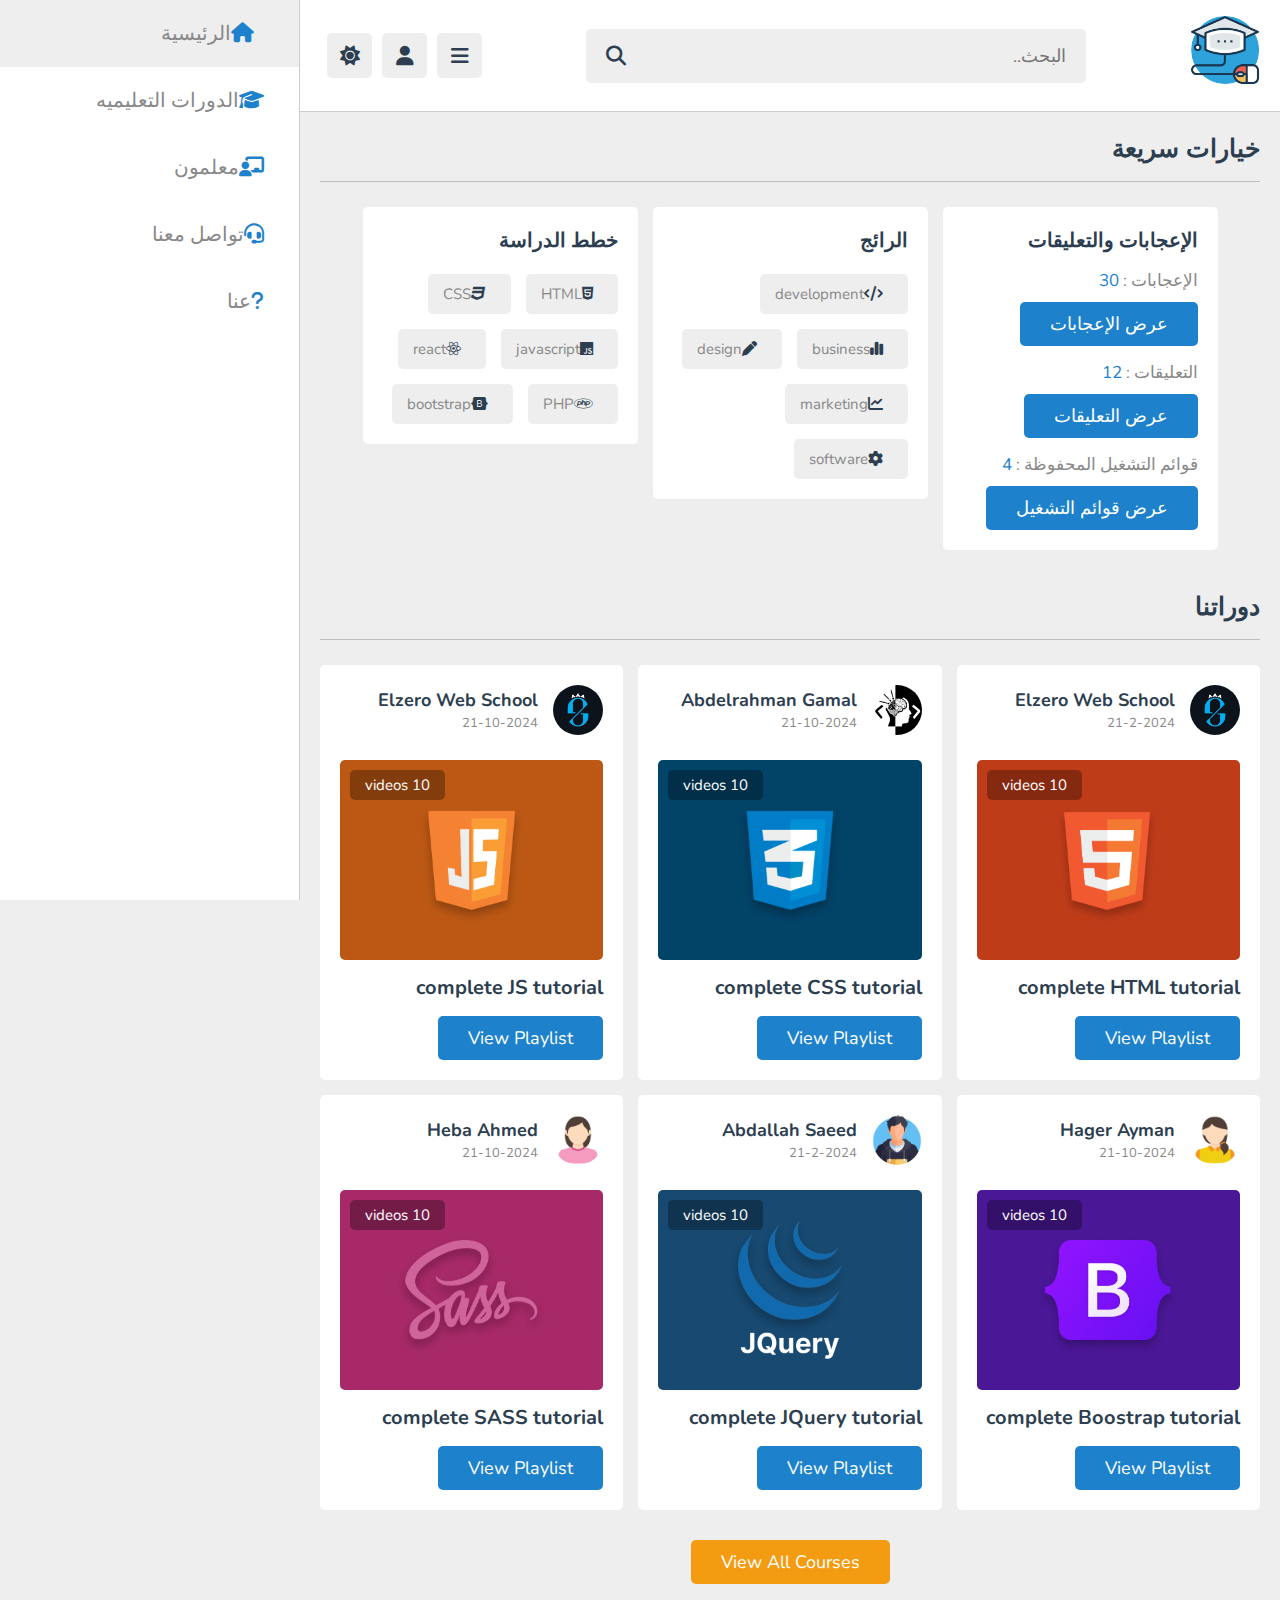
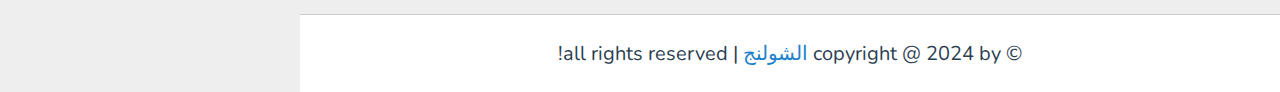
<file: index.html>
<!DOCTYPE html>
<html lang="en">
<head>
   <meta charset="UTF-8">
   <meta http-equiv="X-UA-Compatible" content="IE=edge">
   <meta name="viewport" content="width=device-width, initial-scale=1.0">
   <title>الصفحه الرئسيه-بصيرة</title>

   <!-- font awesome cdn link  -->
   <link rel="stylesheet" href="https://cdnjs.cloudflare.com/ajax/libs/font-awesome/6.1.2/css/all.min.css">

   <!-- custom css file link  -->
   <link rel="stylesheet" href="css/style.css">
   <link rel="icon" href="images/elearning.png" >

</head>
<body>

<header class="header">
   
   <section class="flex">

      <a href="index.html" class="logo"><img src="images/elearning.png" alt="" width="70px"></a>

      <form action="search.html" method="post" class="search-form">
         <input type="text" name="search_box" required placeholder="البحث.." maxlength="100">
         <button type="submit" class="fas fa-search"></button>
      </form>

      <div class="icons">
         <div id="menu-btn" class="fas fa-bars"></div>
         <div id="search-btn" class="fas fa-search"></div>
         <div id="user-btn" class="fas fa-user"></div>
         <div id="toggle-btn" class="fas fa-sun"></div>
      </div>

      <div class="profile">
         <img src="images/pic-1.jpg" class="image" alt="">
         <p class="role">طالب</p>
         <a href="profile.html" class="btn">عرض الصفحة الشخصية</a>
         <div class="flex-btn">
            <a href="login.html" class="option-btn">تسجيل الدخول</a>
            <a href="register.html" class="option-btn">تسجيل</a>
         </div>
      </div>

   </section>

</header>   

<div class="side-bar">

   <div id="close-btn">
      <i class="fas fa-times"></i>
   </div>

   <!-- <div class="profile">
      <img src="images/pic-1.jpg" class="image" alt="">
      <h3 class="name">محمود مراد</h3>
      <p class="role">studen</p>
      <a href="profile.html" class="btn">view profile</a>
   </div> -->

   <nav class="navbar">
      <a href="index.html"><i class="fas fa-home"></i><span>الرئيسية</span></a>
     
      <a href="courses.html"><i class="fas fa-graduation-cap"></i><span>الدورات التعليميه</span></a>
      <a href="teachers.html"><i class="fas fa-chalkboard-user"></i><span>معلمون</span></a>
      <a href="contact.html"><i class="fas fa-headset"></i><span>تواصل معنا</span></a> <a href="about.html"><i class="fas fa-question"></i><span>عنا</span></a>
   </nav>

</div>

<section class="home-grid">

   <h1 class="heading">خيارات سريعة</h1>

   <div class="box-container">

      <div class="box">
         <h3 class="title">الإعجابات والتعليقات</h3>
         <p class="likes">الإعجابات : <span>30</span></p>
         <a href="#" class="inline-btn">عرض الإعجابات</a>
         <p class="likes">التعليقات : <span>12</span></p>
         <a href="#" class="inline-btn">عرض التعليقات</a>
         <p class="likes">قوائم التشغيل المحفوظة : <span>4</span></p>
         <a href="#" class="inline-btn">عرض قوائم التشغيل</a>
      </div>

      <div class="box">
         <h3 class="title">الرائج</h3>
         <div class="flex">
            <a href="#"><i class="fas fa-code"></i><span>development</span></a>
            <a href="#"><i class="fas fa-chart-simple"></i><span>business</span></a>
            <a href="#"><i class="fas fa-pen"></i><span>design</span></a>
            <a href="#"><i class="fas fa-chart-line"></i><span>marketing</span></a>
           <a href="#"><i class="fas fa-cog"></i><span>software</span></a>
         
         </div>
      </div>

      <div class="box">
         <h3 class="title">خطط الدراسة</h3>
         <div class="flex">
                       <a href="#"><i class="fab fa-html5"></i><span>HTML</span></a>
            <a href="#"><i class="fab fa-css3"></i><span>CSS</span></a>
            <a href="#"><i class="fab fa-js"></i><span>javascript</span></a>
            <a href="#"><i class="fab fa-react"></i><span>react</span></a>
            <a href="#"><i class="fab fa-php"></i><span>PHP</span></a>
            <a href="#"><i class="fab fa-bootstrap"></i><span>bootstrap</span></a>
         </div>
      </div>

     
   </div>

</section>



<section class="courses">

   <h1 class="heading">دوراتنا</h1>

   <div class="box-container">

      <div class="box">
         <div class="tutor">
            <img src="images/pic-2.jpg" alt="">
            <div class="info">
               <h3>Elzero Web School</h3>
               <span>21-2-2024</span>
            </div>
         </div>
         <div class="thumb">
            <img src="images/thumb-1.png" alt="">
            <span>10 videos</span>
         </div>
         <h3 class="title">complete HTML tutorial</h3>
         <a href="playlist.html" class="inline-btn">view playlist</a>
      </div>

      <div class="box">
         <div class="tutor">
            <img src="images/pic-3.jpg" alt="">
            <div class="info">
               <h3>Abdelrahman Gamal</h3>
               <span>21-10-2024</span>
            </div>
         </div>
         <div class="thumb">
            <img src="images/thumb-2.png" alt="">
            <span>10 videos</span>
         </div>
         <h3 class="title">complete CSS tutorial</h3>
         <a href="playlistcs.html" class="inline-btn">view playlist</a>
      </div>

      <div class="box">
         <div class="tutor">
            <img src="images/pic-2.jpg" alt="">
            <div class="info">
               <h3>Elzero Web School</h3>
               <span>21-10-2024</span>
            </div>
         </div>
         <div class="thumb">
            <img src="images/thumb-3.png" alt="">
            <span>10 videos</span>
         </div>
         <h3 class="title">complete JS tutorial</h3>
         <a href="playlist.html" class="inline-btn">view playlist</a>
      </div>

      <div class="box">
         <div class="tutor">
            <img src="images/pic-5.jpg" alt="">
            <div class="info">
               <h3>Hager Ayman </h3>
               <span>21-10-2024</span>
            </div>
         </div>
         <div class="thumb">
            <img src="images/thumb-4.png" alt="">
            <span>10 videos</span>
         </div>
         <h3 class="title">complete Boostrap tutorial</h3>
         <a href="playlist.html" class="inline-btn">view playlist</a>
      </div>

      <div class="box">
         <div class="tutor">
            <img src="images/pic-6.jpg" alt="">
            <div class="info">
               <h3>Abdallah Saeed</h3>
               <span>21-2-2024</span>
            </div>
         </div>
         <div class="thumb">
            <img src="images/thumb-5.png" alt="">
            <span>10 videos</span>
         </div>
         <h3 class="title">complete JQuery tutorial</h3>
         <a href="playlist.html" class="inline-btn">view playlist</a>
      </div>

      <div class="box">
         <div class="tutor">
            <img src="images/pic-7.jpg" alt="">
            <div class="info">
               <h3>Heba Ahmed</h3>
                <span>21-10-2024</span>
            </div>
         </div>
         <div class="thumb">
            <img src="images/thumb-6.png" alt="">
            <span>10 videos</span>
         </div>
         <h3 class="title">complete SASS tutorial</h3>
         <a href="playlist.html" class="inline-btn">view playlist</a>
      </div>

   </div>

   <div class="more-btn">
      <a href="courses.html" class="inline-option-btn">view all courses</a>
   </div>

</section>















<footer class="footer">

   &copy; copyright @ 2024 by <span>الشولنج</span> | all rights reserved!

</footer>

<!-- custom js file link  -->
<script src="js/script.js"></script>

   
</body>
</html>
</file>
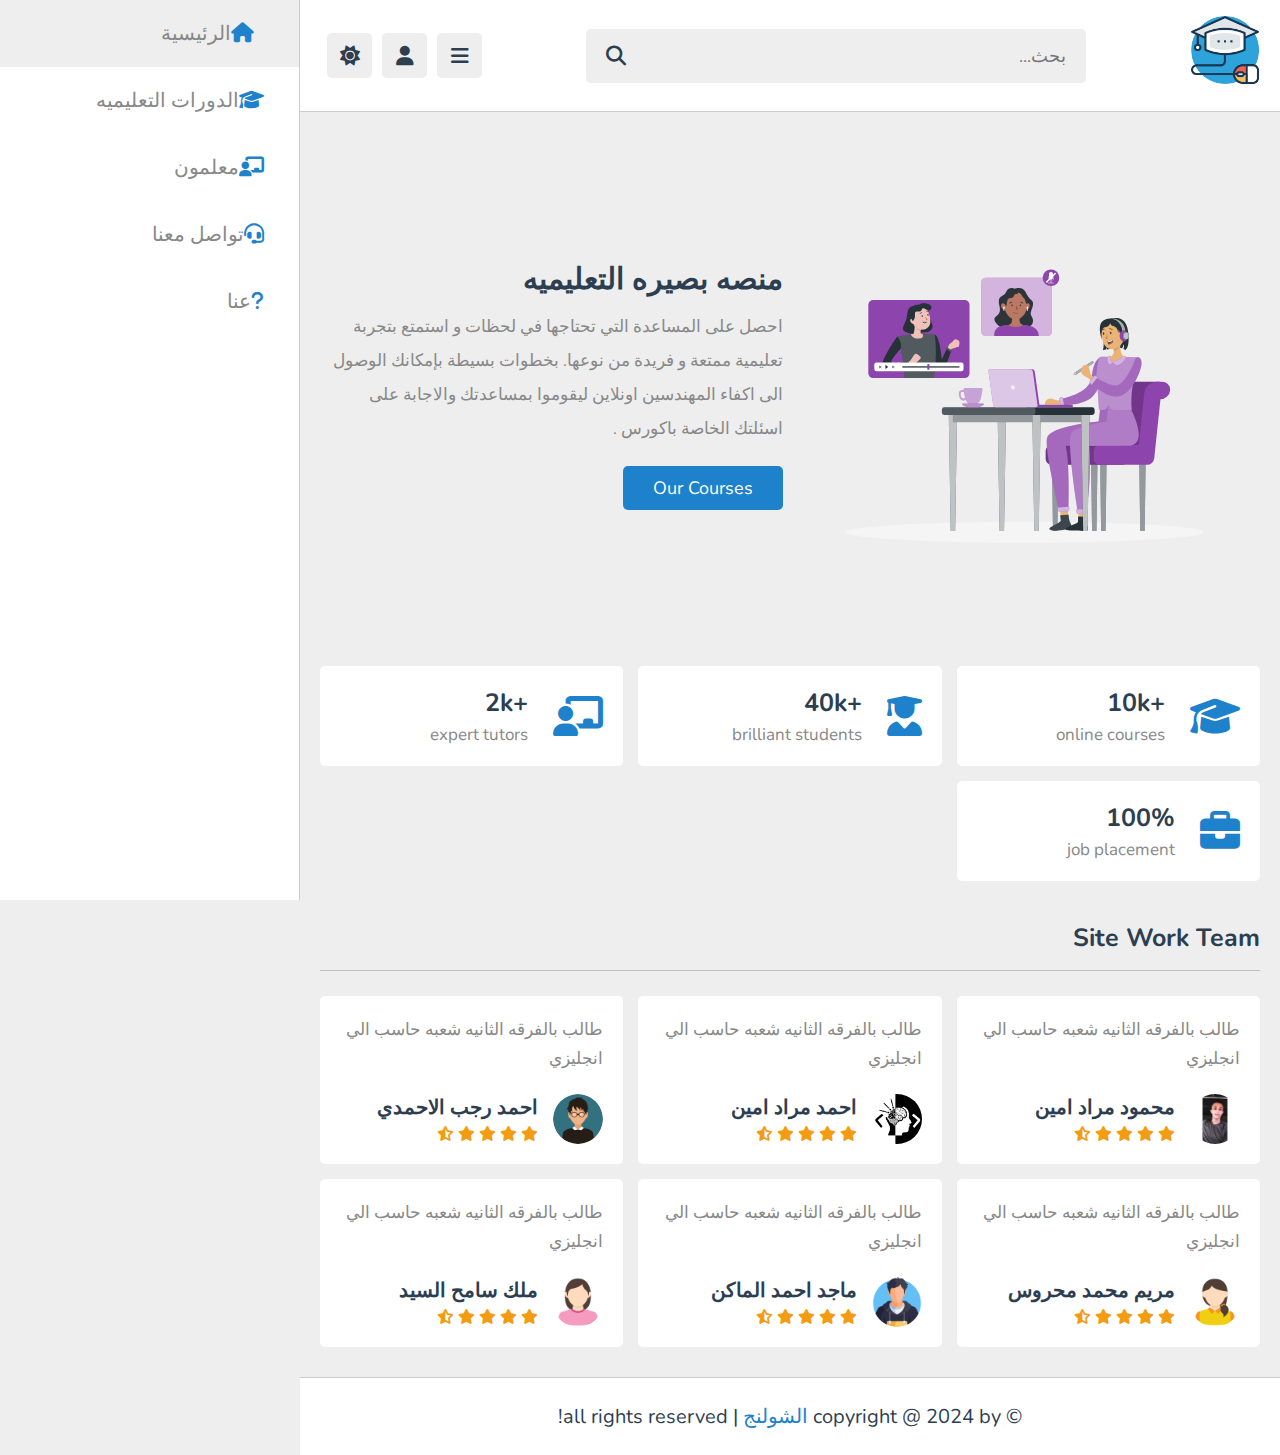
<file: about.html>
<!DOCTYPE html>
<html lang="en">
<head>
   <meta charset="UTF-8">
   <meta http-equiv="X-UA-Compatible" content="IE=edge">
   <meta name="viewport" content="width=device-width, initial-scale=1.0">
   <title> لماذا بصيره</title>

   <!-- font awesome cdn link  -->
   <link rel="stylesheet" href="https://cdnjs.cloudflare.com/ajax/libs/font-awesome/6.1.2/css/all.min.css">

   <!-- custom css file link  -->
   <link rel="stylesheet" href="css/style.css">
   <link rel="icon" href="images/online-course.png" >

</head>
<body>

<header class="header">
   
   <section class="flex">

      <a href="index.html" class="logo"> <img src="images/elearning.png" alt="" width="70px"></a>

      <form action="search.html" method="post" class="search-form">
         <input type="text" name="search_box" required placeholder="بحث..." maxlength="100">
         <button type="submit" class="fas fa-search"></button>
      </form>

      <div class="icons">
         <div id="menu-btn" class="fas fa-bars"></div>
         <div id="search-btn" class="fas fa-search"></div>
         <div id="user-btn" class="fas fa-user"></div>
         <div id="toggle-btn" class="fas fa-sun"></div>
      </div>

      <div class="profile">
         <img src="images/pic-1.jpg" class="image" alt="">
         <h3 class="name"></h3>
         <p class="role">طالب</p>
         <a href="profile.html" class="btn">عرض الصفحة الشخصية</a>
         <div class="flex-btn">
            <a href="login.html" class="option-btn">تسجيل الدخول</a>
            <a href="register.html" class="option-btn">سجل الان</a>
         </div>
      </div>

   </section>

</header>   

<div class="side-bar">

   <div id="close-btn">
      <i class="fas fa-times"></i>
   </div>

 
   <nav class="navbar">
      <a href="index.html"><i class="fas fa-home"></i><span>الرئيسية</span></a>
   
      <a href="courses.html"><i class="fas fa-graduation-cap"></i><span>الدورات التعليميه</span></a>
      <a href="teachers.html"><i class="fas fa-chalkboard-user"></i><span>معلمون</span></a>
      <a href="contact.html"><i class="fas fa-headset"></i><span>تواصل معنا</span></a> 
        <a href="about.html"><i class="fas fa-question"></i><span>عنا</span></a>
   </nav>

</div>

<section class="about">

   <div class="row">

      <div class="image">
         <img src="images/about-img.svg" alt="">
      </div>

      <div class="content">
         <h3>منصه بصيره التعليميه</h3>
         <p>
            احصل على المساعدة التي تحتاجها في لحظات و استمتع بتجربة تعليمية ممتعة و فريدة من نوعها.
            بخطوات بسيطة بإمكانك الوصول الى اكفاء المهندسين اونلاين ليقوموا بمساعدتك والاجابة على اسئلتك الخاصة باكورس .</p>
         <a href="courses.html" class="inline-btn">our courses</a>
      </div>

   </div>

   <div class="box-container">

      <div class="box">
         <i class="fas fa-graduation-cap"></i>
         <div>
            <h3>+10k</h3>
            <p>online courses</p>
         </div>
      </div>

      <div class="box">
         <i class="fas fa-user-graduate"></i>
         <div>
            <h3>+40k</h3>
            <p>brilliant students</p>
         </div>
      </div>

      <div class="box">
         <i class="fas fa-chalkboard-user"></i>
         <div>
            <h3>+2k</h3>
            <p>expert tutors</p>
         </div>
      </div>

      <div class="box">
         <i class="fas fa-briefcase"></i>
         <div>
            <h3>100%</h3>
            <p>job placement</p>
         </div>
      </div>

   </div>

</section> 

<section class="reviews">

   <h1 class="heading" >Site work team</h1>

   <div class="box-container">

      <div class="box">
         <p>طالب بالفرقه الثانيه شعبه حاسب الي انجليزي</p>
         <div class="student">
            <img src="images/mahmoud.jpg" alt="">
            <div>
               <h3>محمود مراد امين </h3>
               <div class="stars">
                  <i class="fas fa-star"></i>
                  <i class="fas fa-star"></i>
                  <i class="fas fa-star"></i>
                  <i class="fas fa-star"></i>
                  <i class="fas fa-star-half-alt"></i>
               </div>
            </div>
         </div>
      </div>

      <div class="box">
         <p>طالب بالفرقه الثانيه  شعبه حاسب الي انجليزي</p>
         <div class="student">
            <img src="images/pic-3.jpg" alt="">
            <div>
               <h3> احمد مراد امين</h3>
               <div class="stars">
                  <i class="fas fa-star"></i>
                  <i class="fas fa-star"></i>
                  <i class="fas fa-star"></i>
                  <i class="fas fa-star"></i>
                  <i class="fas fa-star-half-alt"></i>
               </div>
            </div>
         </div>
      </div>

      <div class="box">
         <p>طالب بالفرقه الثانيه  شعبه حاسب الي انجليزي</p>
         <div class="student">
            <img src="images/pic-4.jpg" alt="">
            <div>
               <h3> احمد رجب الاحمدي</h3>
               <div class="stars">
                  <i class="fas fa-star"></i>
                  <i class="fas fa-star"></i>
                  <i class="fas fa-star"></i>
                  <i class="fas fa-star"></i>
                  <i class="fas fa-star-half-alt"></i>
               </div>
            </div>
         </div>
      </div>

      <div class="box">
         <p>طالب بالفرقه الثانيه  شعبه حاسب الي انجليزي</p>
         <div class="student">
            <img src="images/pic-5.jpg" alt="">
            <div>
               <h3> مريم محمد محروس</h3>
               <div class="stars">
                  <i class="fas fa-star"></i>
                  <i class="fas fa-star"></i>
                  <i class="fas fa-star"></i>
                  <i class="fas fa-star"></i>
                  <i class="fas fa-star-half-alt"></i>
               </div>
            </div>
         </div>
      </div>

      <div class="box">
         <p>طالب بالفرقه الثانيه  شعبه حاسب الي انجليزي</p>
         <div class="student">
            <img src="images/pic-6.jpg" alt="">
            <div>
               <h3>ماجد احمد الماكن </h3>
               <div class="stars">
                  <i class="fas fa-star"></i>
                  <i class="fas fa-star"></i>
                  <i class="fas fa-star"></i>
                  <i class="fas fa-star"></i>
                  <i class="fas fa-star-half-alt"></i>
               </div>
            </div>
         </div>
      </div>

      <div class="box">
         <p>طالب بالفرقه الثانيه  شعبه حاسب الي انجليزي</p>
         <div class="student">
            <img src="images/pic-7.jpg" alt="">
            <div>
               <h3>ملك سامح السيد</h3>
               <div class="stars">
                  <i class="fas fa-star"></i>
                  <i class="fas fa-star"></i>
                  <i class="fas fa-star"></i>
                  <i class="fas fa-star"></i>
                  <i class="fas fa-star-half-alt"></i>
               </div>
            </div>
         </div>
      </div>

   </div>

</section>













<footer class="footer">

   &copy; copyright @ 2024 by <span>الشولنج</span> | all rights reserved!

</footer>

<!-- custom js file link  -->
<script src="js/script.js"></script>

   
</body>
</html>
</file>
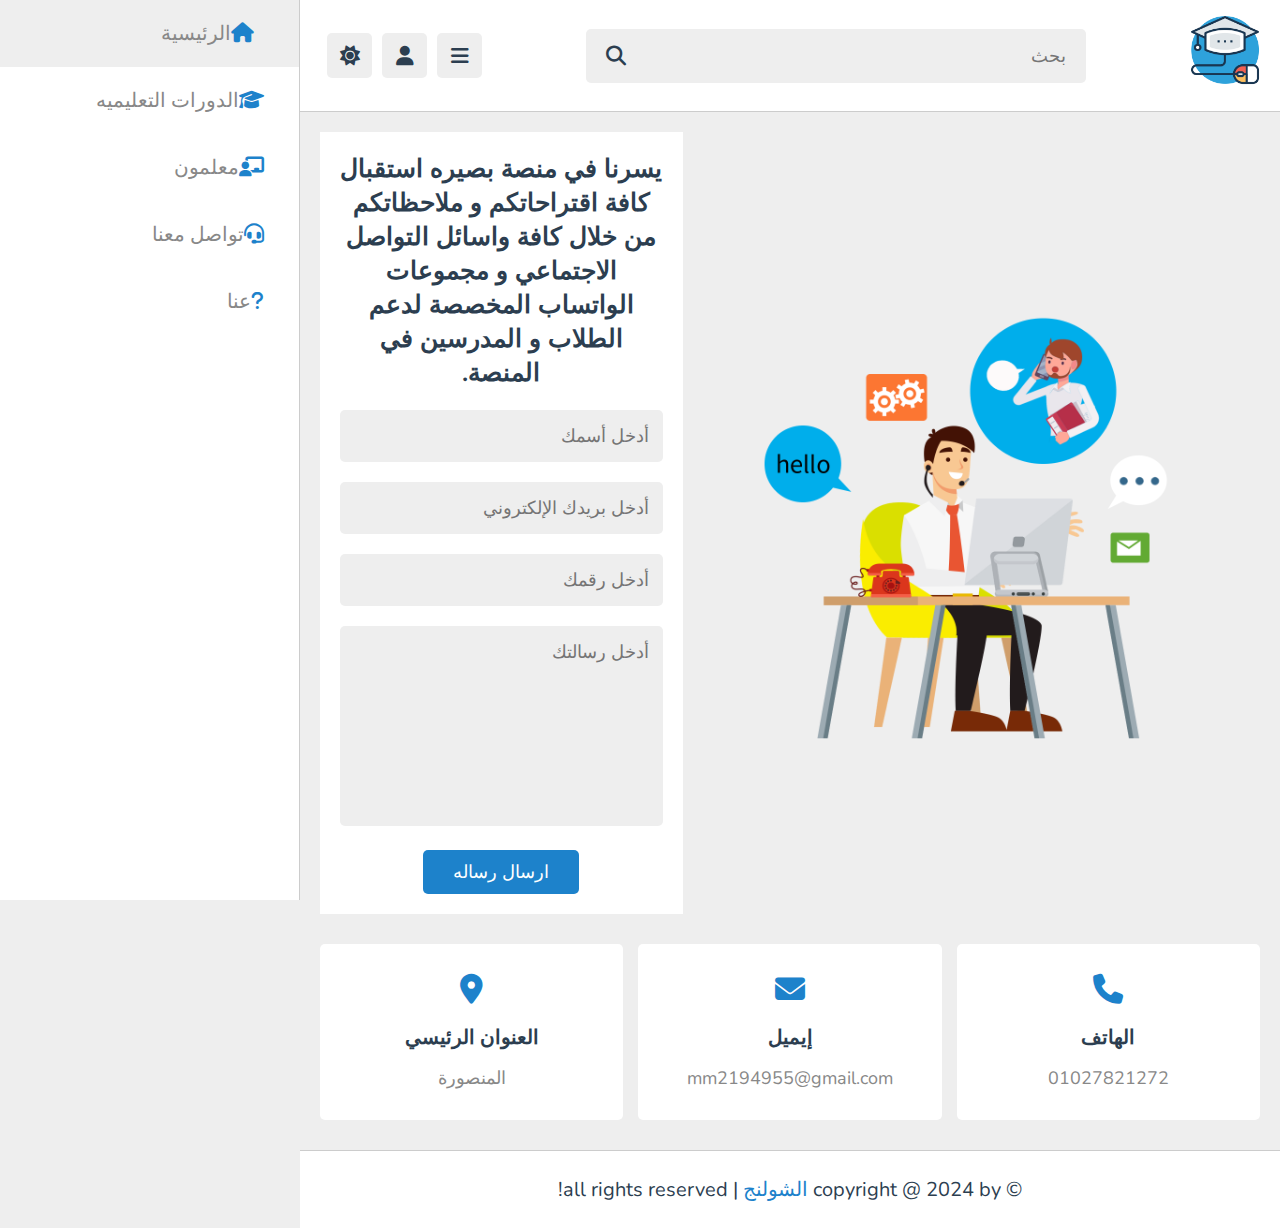
<file: contact.html>
<!DOCTYPE html>
<html lang="en">
<head>
   <meta charset="UTF-8">
   <meta http-equiv="X-UA-Compatible" content="IE=edge">
   <meta name="viewport" content="width=device-width, initial-scale=1.0">
   <title>contact us</title>

   <!-- font awesome cdn link  -->
   <link rel="stylesheet" href="https://cdnjs.cloudflare.com/ajax/libs/font-awesome/6.1.2/css/all.min.css">

   <!-- custom css file link  -->
   <link rel="stylesheet" href="css/style.css">
   <link rel="icon" href="images/elearning.png" >

</head>
<body>

<header class="header">
   
   <section class="flex">

      <a href="index.html" class="logo"><img src="images/elearning.png" alt="" width="70px"></a>

      <form action="search.html" method="post" class="search-form">
         <input type="text" name="search_box" required placeholder="بحث" maxlength="100">
         <button type="submit" class="fas fa-search"></button>
      </form>

      <div class="icons">
         <div id="menu-btn" class="fas fa-bars"></div>
         <div id="search-btn" class="fas fa-search"></div>
         <div id="user-btn" class="fas fa-user"></div>
         <div id="toggle-btn" class="fas fa-sun"></div>
      </div>

      <div class="profile">
         <img src="images/pic-1.jpg" class="image" alt="">
      
         <p class="role">طالب</p>
         <a href="profile.html" class="btn">عرض الصفحة الشخصية</a>
         <div class="flex-btn">
            <a href="login.html" class="option-btn">تسجيل الدخول</a>
            <a href="register.html" class="option-btn">تسجيل</a>
         </div>
      </div>
      </div>

   </section>

</header>   

<div class="side-bar">

   <div id="close-btn">
      <i class="fas fa-times"></i>
   </div>

  

   <nav class="navbar">
      <a href="index.html"><i class="fas fa-home"></i><span>الرئيسية</span></a>
   
      <a href="courses.html"><i class="fas fa-graduation-cap"></i><span>الدورات التعليميه</span></a>
      <a href="teachers.html"><i class="fas fa-chalkboard-user"></i><span>معلمون</span></a>
      <a href="contact.html"><i class="fas fa-headset"></i><span>تواصل معنا</span></a> 
        <a href="about.html"><i class="fas fa-question"></i><span>عنا</span></a>
   </nav>

</div>

<section class="contact">

   <div class="row">

      <div class="image">
         <img src="images/customer service.png" alt="">
      </div>

      <form action="" method="post">
         <h3>يسرنا في منصة بصيره استقبال كافة اقتراحاتكم و ملاحظاتكم من خلال كافة واسائل التواصل الاجتماعي و مجموعات الواتساب المخصصة لدعم الطلاب و المدرسين في المنصة.

            </h3>
         
         <input type="text" placeholder="أدخل أسمك" name="name" required maxlength="50" class="box">
         <input type="email" placeholder="أدخل بريدك الإلكتروني" name="email" required maxlength="50" class="box">
         <input type="number" placeholder="أدخل رقمك" name="number" required maxlength="50" class="box">
         <textarea name="msg" class="box" placeholder="أدخل رسالتك" required maxlength="1000" cols="30" rows="10"></textarea>
         <input type="submit" value="ارسال رساله" class="inline-btn" name="submit">
      </form>

   </div>

   <div class="box-container">

      <div class="box">
         <i class="fas fa-phone"></i>
         <h3>الهاتف</h3>
         <a href="tel:01027821272">01027821272</a>
         
      </div>
      
      <div class="box">
         <i class="fas fa-envelope"></i>
         <h3>إيميل</h3>
         <a href="mailto:mm2194955@gmail.com">mm2194955@gmail.com</a>
         
      </div>

      <div class="box">
         <i class="fas fa-map-marker-alt"></i>
         <h3>العنوان الرئيسي</h3>
         <a href="#">المنصورة</a>
      </div>

   </div>

</section>














<footer class="footer">

   &copy; copyright @ 2024 by <span>الشولنج</span> | all rights reserved!

</footer>

<!-- custom js file link  -->
<script src="js/script.js"></script>

   
</body>
</html>
</file>
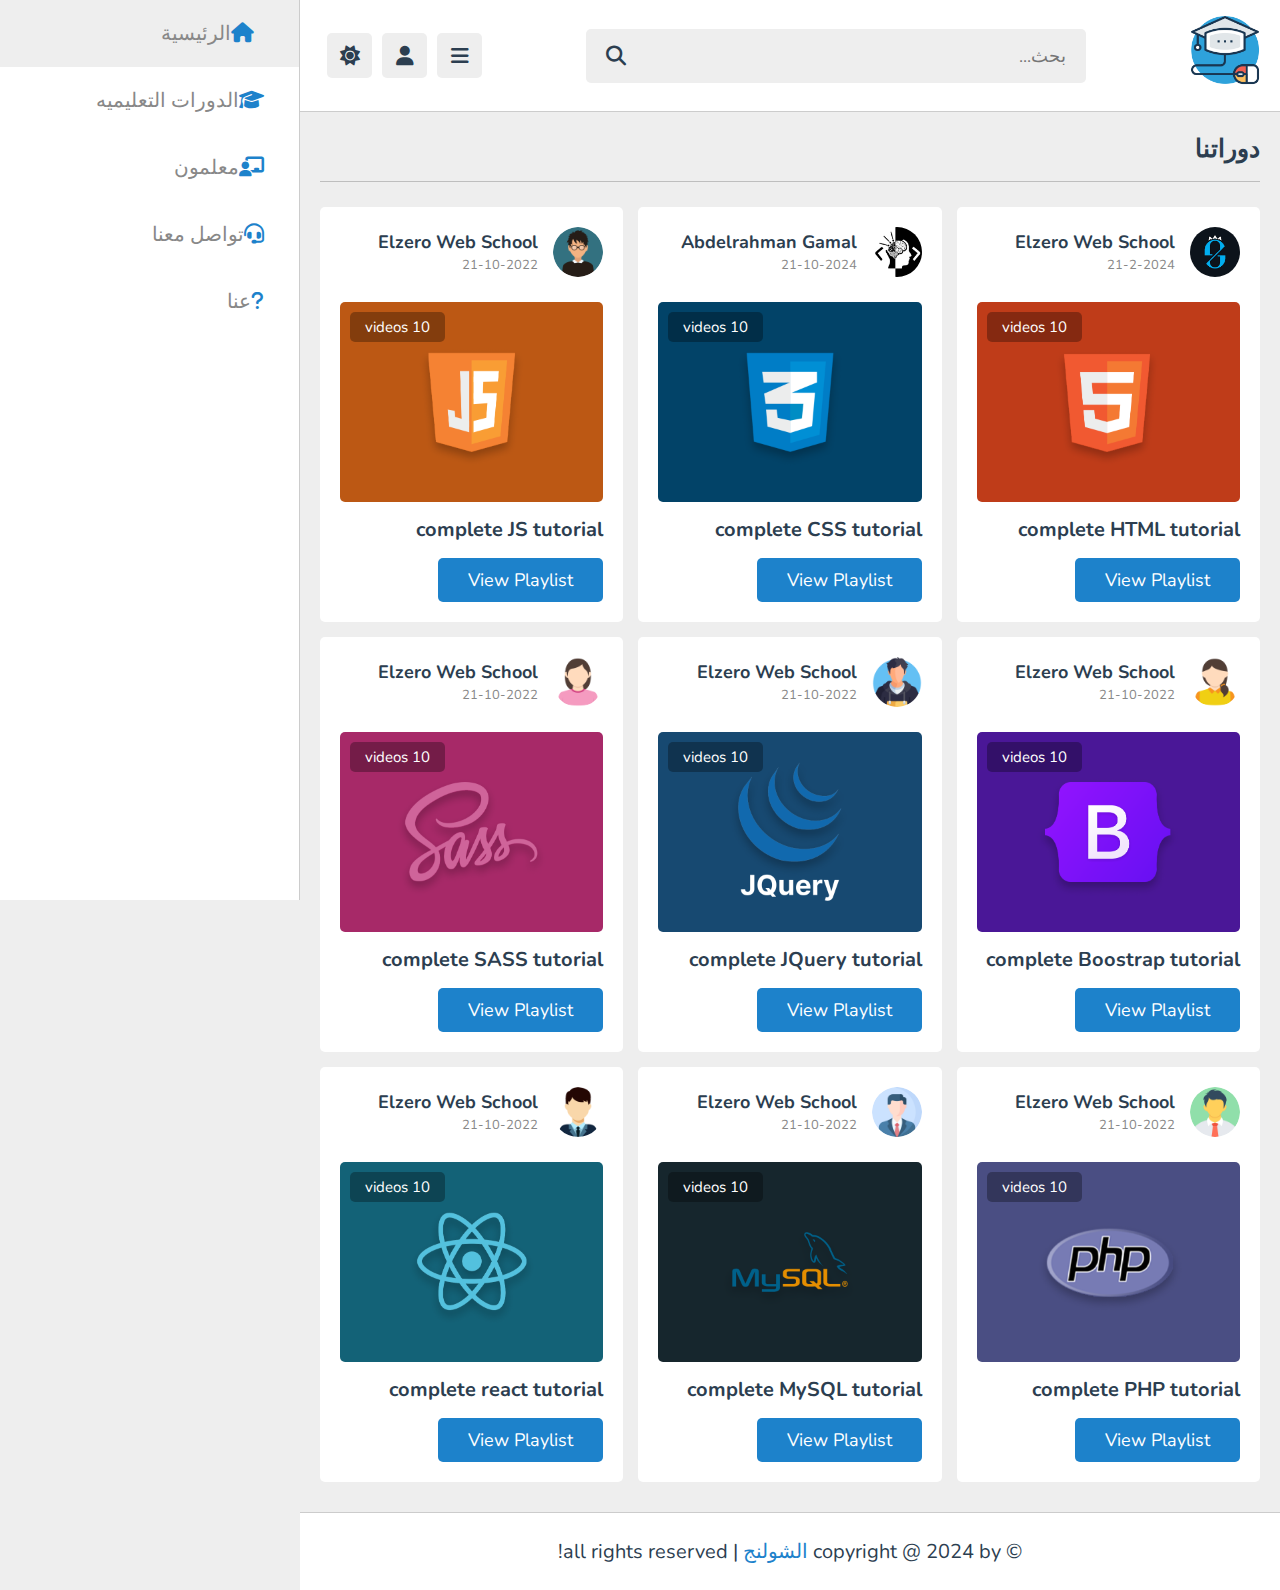
<file: courses.html>
<!DOCTYPE html>
<html lang="en">
<head>
   <meta charset="UTF-8">
   <meta http-equiv="X-UA-Compatible" content="IE=edge">
   <meta name="viewport" content="width=device-width, initial-scale=1.0">
   <title>courses</title>

   <!-- font awesome cdn link  -->
   <link rel="stylesheet" href="https://cdnjs.cloudflare.com/ajax/libs/font-awesome/6.1.2/css/all.min.css">

   <!-- custom css file link  -->
   <link rel="stylesheet" href="css/style.css">
   <link rel="icon" href="images/elearning.png" >

</head>
<body>

<header class="header">
   
   <section class="flex">

      <a href="index.html" class="logo"><img src="images/elearning.png" alt="" width="70px"></a>

      <form action="search.html" method="post" class="search-form">
         <input type="text" name="search_box" required placeholder="بحث..." maxlength="100">
         <button type="submit" class="fas fa-search"></button>
      </form>

      <div class="icons">
         <div id="menu-btn" class="fas fa-bars"></div>
         <div id="search-btn" class="fas fa-search"></div>
         <div id="user-btn" class="fas fa-user"></div>
         <div id="toggle-btn" class="fas fa-sun"></div>
      </div>

      <div class="profile">
         <img src="images/pic-1.jpg" class="image" alt="">
     
         <p class="role">طالب</p>
         <a href="profile.html" class="btn">عرض الصفحة الشخصية</a>
         <div class="flex-btn">
            <a href="login.html" class="option-btn">تسجيل الدخول</a>
            <a href="register.html" class="option-btn">تسجيل</a>
         </div>
      </div>

   </section>

</header>   

<div class="side-bar">

   <div id="close-btn">
      <i class="fas fa-times"></i>
   </div>

   <!-- <div class="profile">
      <img src="images/pic-1.jpg" class="image" alt="">
      <h3 class="name">shaikh anas</h3>
      <p class="role">studen</p>
      <a href="profile.html" class="btn">view profile</a>
   </div> -->

   <nav class="navbar">
      <a href="index.html"><i class="fas fa-home"></i><span>الرئيسية</span></a>
   
      <a href="courses.html"><i class="fas fa-graduation-cap"></i><span>الدورات التعليميه</span></a>
      <a href="teachers.html"><i class="fas fa-chalkboard-user"></i><span>معلمون</span></a>
      <a href="contact.html"><i class="fas fa-headset"></i><span>تواصل معنا</span></a> 
        <a href="about.html"><i class="fas fa-question"></i><span>عنا</span></a>
   </nav>

</div>

<section class="courses">

   <h1 class="heading">دوراتنا</h1>

   <div class="box-container">

      <div class="box">
         <div class="tutor">
            <img src="images/pic-2.jpg" alt="">
            <div class="info">
               <h3>Elzero Web School</h3>
               <span>21-2-2024</span>
            </div>
         </div>
         <div class="thumb">
            <img src="images/thumb-1.png" alt="">
            <span>10 videos</span>
         </div>
         <h3 class="title">complete HTML tutorial</h3>
         <a href="playlist.html" class="inline-btn">view playlist</a>
      </div>

      <div class="box">
         <div class="tutor">
            <img src="images/pic-3.jpg" alt="">
            <div class="info">
               <h3>Abdelrahman Gamal </h3>
               <span>21-10-2024</span>
            </div>
         </div>
         <div class="thumb">
            <img src="images/thumb-2.png" alt="">
            <span>10 videos</span>
         </div>
         <h3 class="title">complete CSS tutorial</h3>
         <a href="playlistcs.html" class="inline-btn">view playlist</a>
      </div>

      <div class="box">
         <div class="tutor">
            <img src="images/pic-4.jpg" alt="">
            <div class="info">
               <h3>Elzero Web School</h3>
               <span>21-10-2022</span>
            </div>
         </div>
         <div class="thumb">
            <img src="images/thumb-3.png" alt="">
            <span>10 videos</span>
         </div>
         <h3 class="title">complete JS tutorial</h3>
         <a href="playlist.html" class="inline-btn">view playlist</a>
      </div>

      <div class="box">
         <div class="tutor">
            <img src="images/pic-5.jpg" alt="">
            <div class="info">
               <h3>Elzero Web School</h3>
               <span>21-10-2022</span>
            </div>
         </div>
         <div class="thumb">
            <img src="images/thumb-4.png" alt="">
            <span>10 videos</span>
         </div>
         <h3 class="title">complete Boostrap tutorial</h3>
         <a href="playlist.html" class="inline-btn">view playlist</a>
      </div>

      <div class="box">
         <div class="tutor">
            <img src="images/pic-6.jpg" alt="">
            <div class="info">
               <h3>Elzero Web School</h3>
               <span>21-10-2022</span>
            </div>
         </div>
         <div class="thumb">
            <img src="images/thumb-5.png" alt="">
            <span>10 videos</span>
         </div>
         <h3 class="title">complete JQuery tutorial</h3>
         <a href="playlist.html" class="inline-btn">view playlist</a>
      </div>

      <div class="box">
         <div class="tutor">
            <img src="images/pic-7.jpg" alt="">
            <div class="info">
               <h3>Elzero Web School</h3>
               <span>21-10-2022</span>
            </div>
         </div>
         <div class="thumb">
            <img src="images/thumb-6.png" alt="">
            <span>10 videos</span>
         </div>
         <h3 class="title">complete SASS tutorial</h3>
         <a href="playlist.html" class="inline-btn">view playlist</a>
      </div>

      <div class="box">
         <div class="tutor">
            <img src="images/pic-8.jpg" alt="">
            <div class="info">
               <h3>Elzero Web School</h3>
               <span>21-10-2022</span>
            </div>
         </div>
         <div class="thumb">
            <img src="images/thumb-7.png" alt="">
            <span>10 videos</span>
         </div>
         <h3 class="title">complete PHP tutorial</h3>
         <a href="playlist.html" class="inline-btn">view playlist</a>
      </div>

      <div class="box">
         <div class="tutor">
            <img src="images/pic-9.jpg" alt="">
            <div class="info">
               <h3>Elzero Web School</h3>
               <span>21-10-2022</span>
            </div>
         </div>
         <div class="thumb">
            <img src="images/thumb-8.png" alt="">
            <span>10 videos</span>
         </div>
         <h3 class="title">complete MySQL tutorial</h3>
         <a href="playlist.html" class="inline-btn">view playlist</a>
      </div>

      <div class="box">
         <div class="tutor">
            <img src="images/pic-1.jpg" alt="">
            <div class="info">
               <h3>Elzero Web School</h3>
               <span>21-10-2022</span>
            </div>
         </div>
         <div class="thumb">
            <img src="images/thumb-9.png" alt="">
            <span>10 videos</span>
         </div>
         <h3 class="title">complete react tutorial</h3>
         <a href="playlist.html" class="inline-btn">view playlist</a>
      </div>

   </div>

</section>














<footer class="footer">

   &copy; copyright @ 2024 by <span>الشولنج</span> | all rights reserved!

</footer>

<!-- custom js file link  -->
<script src="js/script.js"></script>

   
</body>
</html>
</file>
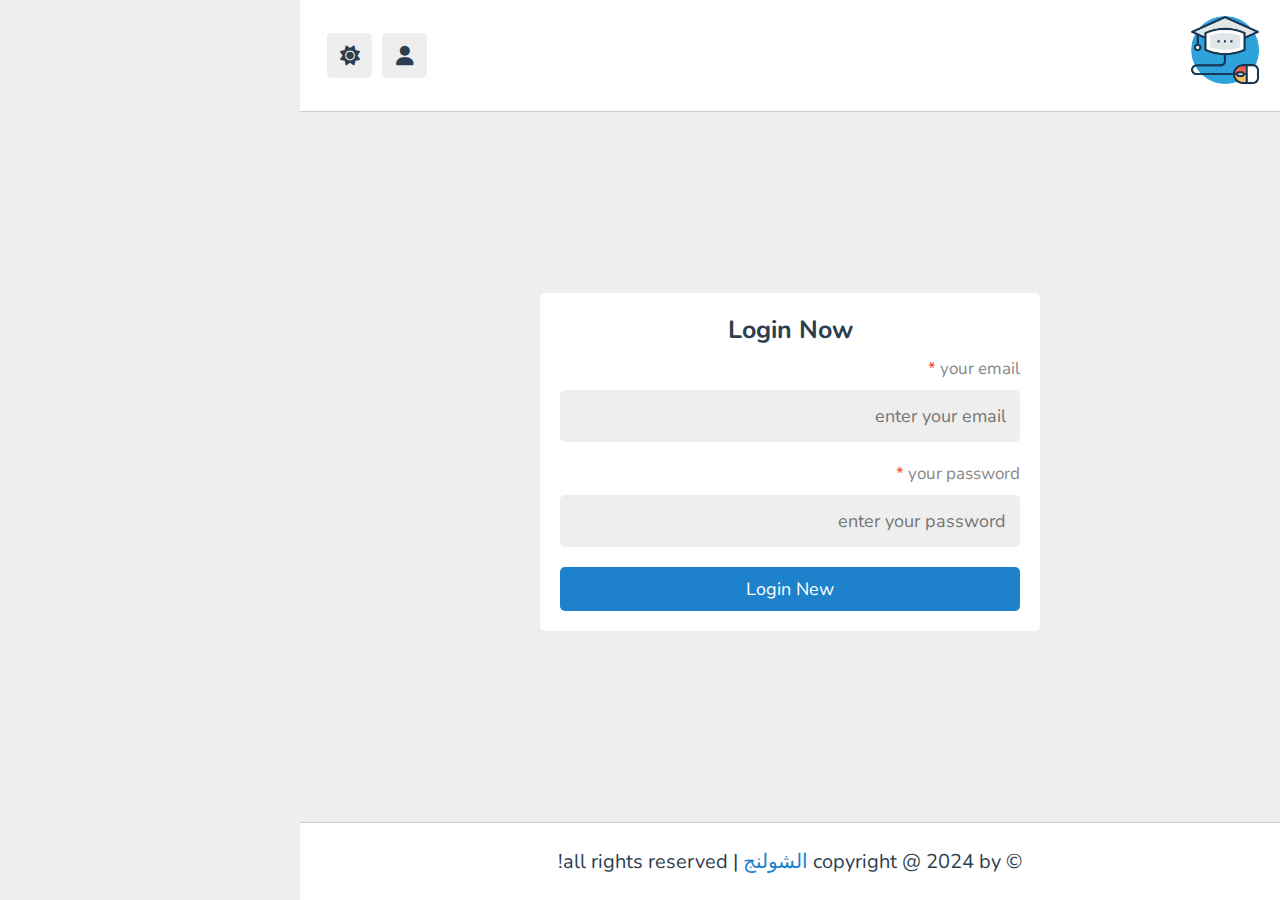
<file: login.html>
<!DOCTYPE html>
<html lang="en">
<head>
   <meta charset="UTF-8">
   <meta http-equiv="X-UA-Compatible" content="IE=edge">
   <meta name="viewport" content="width=device-width, initial-scale=1.0">
   <title>login</title>

   <!-- font awesome cdn link  -->
   <link rel="stylesheet" href="https://cdnjs.cloudflare.com/ajax/libs/font-awesome/6.1.2/css/all.min.css">

   <!-- custom css file link  -->
   <link rel="stylesheet" href="css/style.css">
   <link rel="icon" href="images/elearning.png" >

</head>
<body>

<header class="header">
   
   <section class="flex">

      <a href="index.html" class="logo"><img src="images/elearning.png" alt="" width="70px"></a>

   

      <div class="icons">
               
         <div id="user-btn" class="fas fa-user"></div>
         <div id="toggle-btn" class="fas fa-sun"></div>
      </div>

      <div class="profile">
       
         <div class="flex-btn">
            <a href="login.html" class="option-btn">login</a>
            <a href="register.html" class="option-btn">register</a>
         </div>
      </div>

   </section>

</header>   

<section class="form-container">

   <form action="" method="post" enctype="multipart/form-data">
      <h3>login now</h3>
      <p>your email <span>*</span></p>
      <input type="email" name="email" placeholder="enter your email" required maxlength="50" class="box">
      <p>your password <span>*</span></p>
      <input type="password" name="pass" placeholder="enter your password" required maxlength="20" class="box">
      <input type="submit" value="login new" name="submit" class="btn">
      
   </form>

</section>















<footer class="footer">

   &copy; copyright @ 2024 by <span>الشولنج</span> | all rights reserved!

</footer>

<!-- custom js file link  -->
<script src="js/script.js"></script>

   
</body>
</html>
</file>
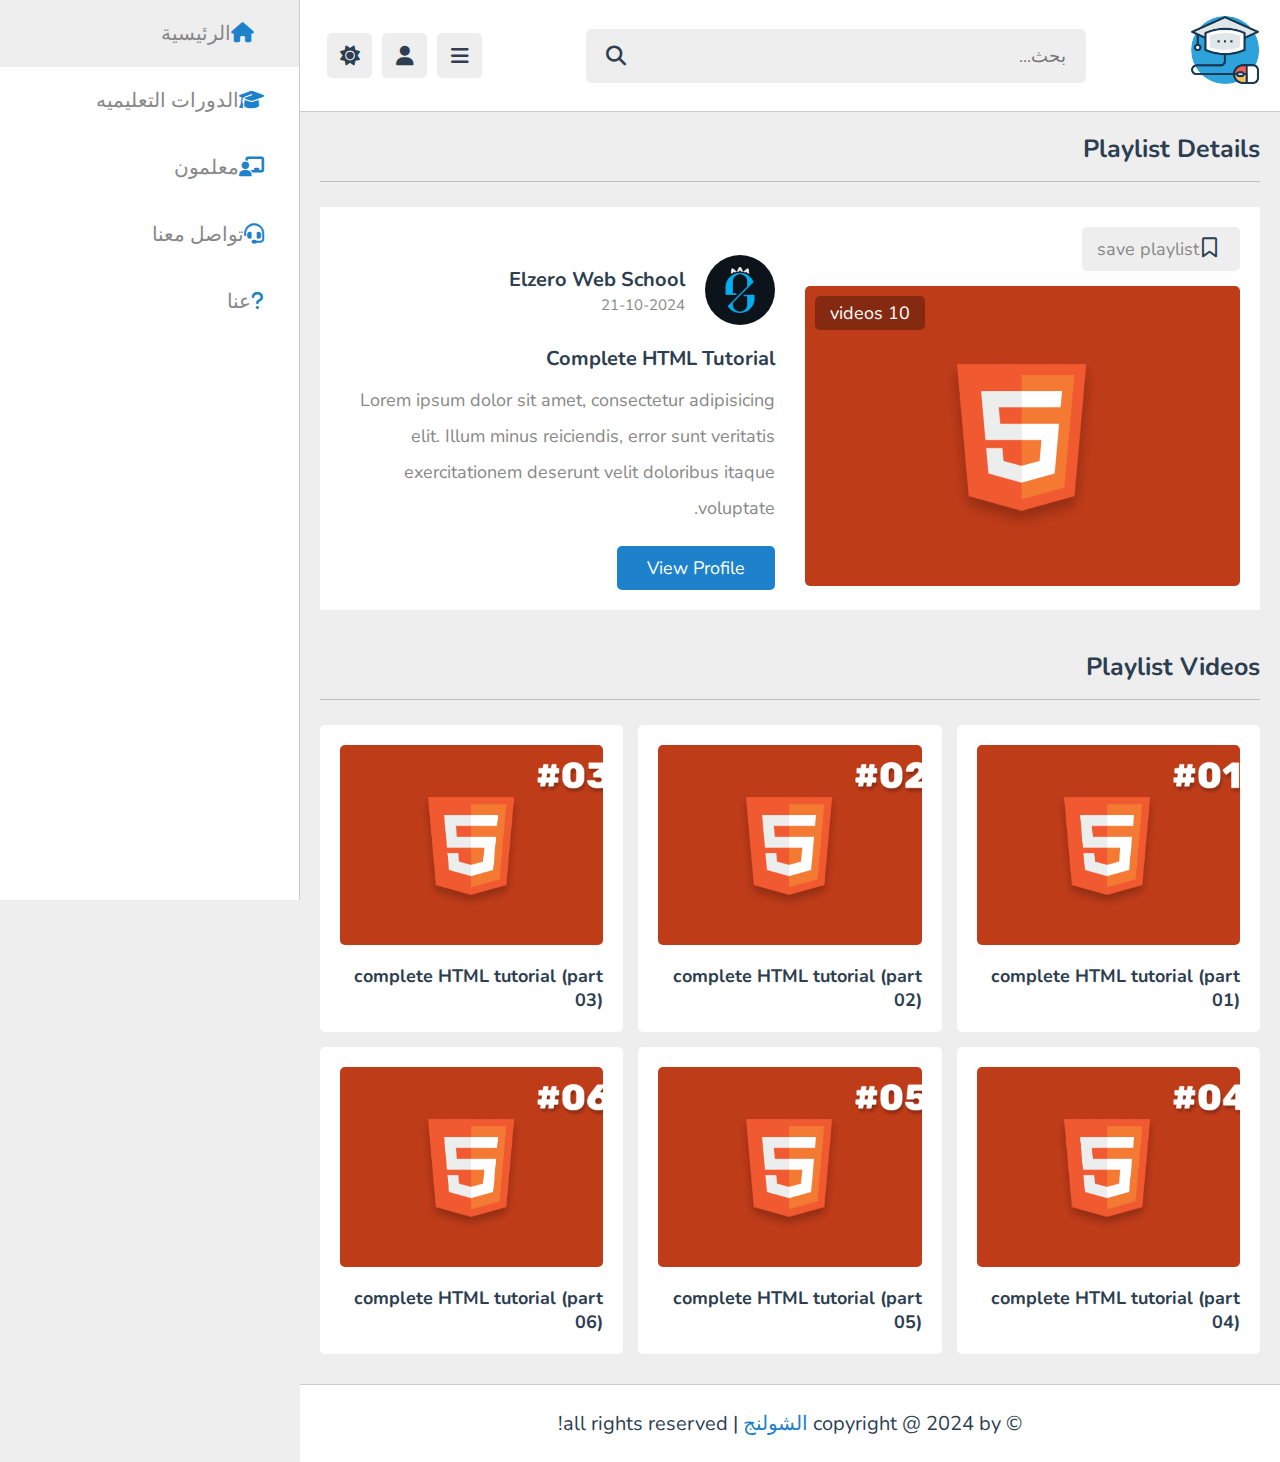
<file: playlist.html>
<!DOCTYPE html>
<html lang="en">
<head>
   <meta charset="UTF-8">
   <meta http-equiv="X-UA-Compatible" content="IE=edge">
   <meta name="viewport" content="width=device-width, initial-scale=1.0">
   <title>video playlist</title>

   <!-- font awesome cdn link  -->
   <link rel="stylesheet" href="https://cdnjs.cloudflare.com/ajax/libs/font-awesome/6.1.2/css/all.min.css">

   <!-- custom css file link  -->
   <link rel="stylesheet" href="css/style.css">
   <link rel="icon" href="images/elearning.png" >

</head>
<body>

<header class="header">
   
   <section class="flex">

      <a href="index.html" class="logo"><img src="images/elearning.png" alt="" width="70px"></a>

      <form action="search.html" method="post" class="search-form">
         <input type="text" name="search_box" required placeholder="بحث..." maxlength="100">
         <button type="submit" class="fas fa-search"></button>
      </form>

      <div class="icons">
         <div id="menu-btn" class="fas fa-bars"></div>
         <div id="search-btn" class="fas fa-search"></div>
         <div id="user-btn" class="fas fa-user"></div>
         <div id="toggle-btn" class="fas fa-sun"></div>
      </div>

      <div class="profile">
         <img src="images/pic-1.jpg" class="image" alt="">
                 <p class="role">طالب</p>
         <a href="profile.html" class="btn">عرض الصفحة الشخصية</a>
         <div class="flex-btn">
            <a href="login.html" class="option-btn">تسجيل الدخول</a>
            <a href="register.html" class="option-btn">تسجيل</a>
         </div>
      </div>

   </section>

</header>   

<div class="side-bar">

   <div id="close-btn">
      <i class="fas fa-times"></i>
   </div>

   
   <nav class="navbar">
      <a href="index.html"><i class="fas fa-home"></i><span>الرئيسية</span></a>
      <a href="courses.html"><i class="fas fa-graduation-cap"></i><span>الدورات التعليميه</span></a>
      <a href="teachers.html"><i class="fas fa-chalkboard-user"></i><span>معلمون</span></a>
      <a href="contact.html"><i class="fas fa-headset"></i><span>تواصل معنا</span></a> 
        <a href="about.html"><i class="fas fa-question"></i><span>عنا</span></a>
   </nav>

</div>

<section class="playlist-details">

   <h1 class="heading">playlist details</h1>

   <div class="row">

      <div class="column">
         <form action="" method="post" class="save-playlist">
            <button type="submit"><i class="far fa-bookmark"></i> <span>save playlist</span></button>
         </form>
   
         <div class="thumb">
            <img src="images/thumb-1.png" alt="">
            <span>10 videos</span>
         </div>
      </div>
      <div class="column">
         <div class="tutor">
            <img src="images/pic-2.jpg" alt="">
            <div>
               <h3>Elzero Web School</h3>
               <span>21-10-2024</span>
            </div>
         </div>
   
         <div class="details">
            <h3>complete HTML tutorial</h3>
            <p>Lorem ipsum dolor sit amet, consectetur adipisicing elit. Illum minus reiciendis, error sunt veritatis exercitationem deserunt velit doloribus itaque voluptate.</p>
            <a href="teacher_profile.html" class="inline-btn">view profile</a>
         </div>
      </div>
   </div>

</section>

<section class="playlist-videos">

   <h1 class="heading">playlist videos</h1>

   <div class="box-container">

      <a class="box" href="watch-video.html">
         <i class="fas fa-play"></i>
         <img src="images/post-1-1.png" alt="">
         <h3>complete HTML tutorial (part 01)</h3>
      </a>

      <a class="box" href="watch-video.html">
         <i class="fas fa-play"></i>
         <img src="images/post-1-2.png" alt="">
         <h3>complete HTML tutorial (part 02)</h3>
      </a>

      <a class="box" href="watch-video.html">
         <i class="fas fa-play"></i>
         <img src="images/post-1-3.png" alt="">
         <h3>complete HTML tutorial (part 03)</h3>
      </a>

      <a class="box" href="watch-video.html">
         <i class="fas fa-play"></i>
         <img src="images/post-1-4.png" alt="">
         <h3>complete HTML tutorial (part 04)</h3>
      </a>

      <a class="box" href="watch-video.html">
         <i class="fas fa-play"></i>
         <img src="images/post-1-5.png" alt="">
         <h3>complete HTML tutorial (part 05)</h3>
      </a>

      <a class="box" href="watch-video.html">
         <i class="fas fa-play"></i>
         <img src="images/post-1-6.png" alt="">
         <h3>complete HTML tutorial (part 06)</h3>
      </a>

   </div>

</section>













<footer class="footer">

   &copy; copyright @ 2024 by <span>الشولنج</span> | all rights reserved!

</footer>

<!-- custom js file link  -->
<script src="js/script.js"></script>

   
</body>
</html>
</file>
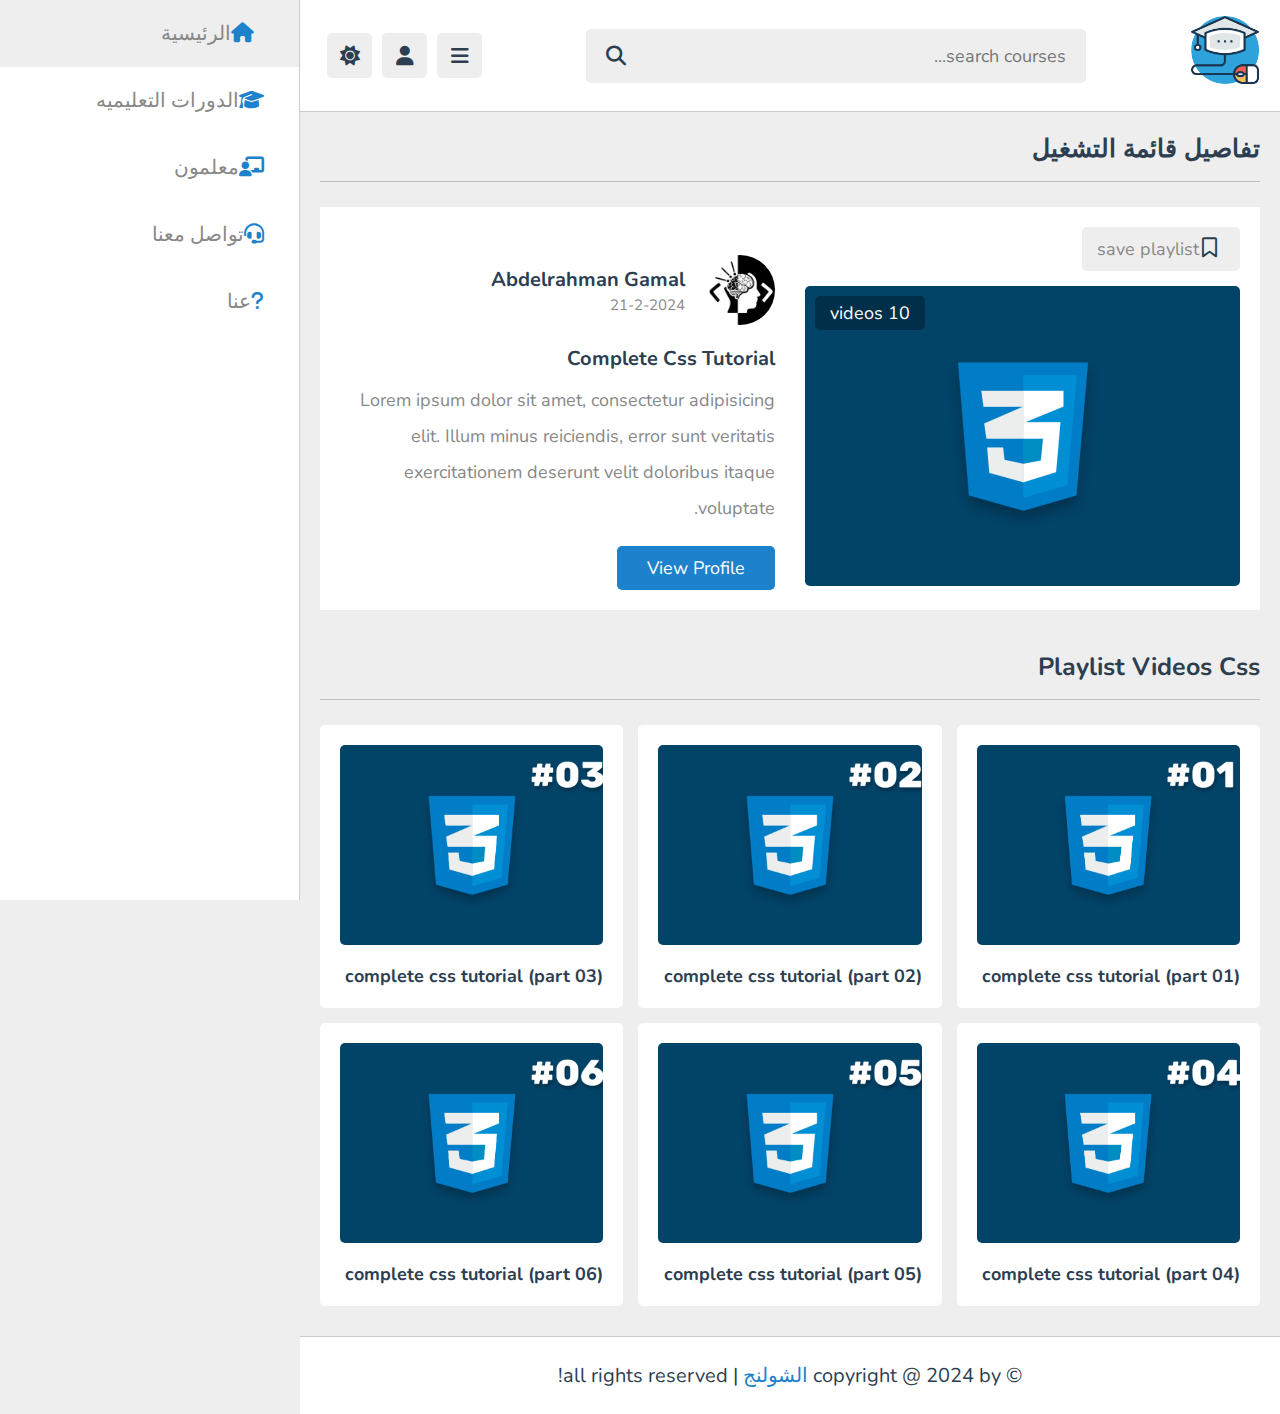
<file: playlistcs.html>
<!DOCTYPE html>
<html lang="en">
<head>
   <meta charset="UTF-8">
   <meta http-equiv="X-UA-Compatible" content="IE=edge">
   <meta name="viewport" content="width=device-width, initial-scale=1.0">
   <title>video playlist css</title>

   <!-- font awesome cdn link  -->
   <link rel="stylesheet" href="https://cdnjs.cloudflare.com/ajax/libs/font-awesome/6.1.2/css/all.min.css">

   <!-- custom css file link  -->
   <link rel="stylesheet" href="css/style.css">
   <link rel="icon" href="images/elearning.png" >

</head>
<body>

<header class="header">
   
   <section class="flex">

      <a href="index.html" class="logo"><img src="images/elearning.png" alt="" width="70px"></a>

      <form action="search.html" method="post" class="search-form">
         <input type="text" name="search_box" required placeholder="search courses..." maxlength="100">
         <button type="submit" class="fas fa-search"></button>
      </form>

      <div class="icons">
         <div id="menu-btn" class="fas fa-bars"></div>
         <div id="search-btn" class="fas fa-search"></div>
         <div id="user-btn" class="fas fa-user"></div>
         <div id="toggle-btn" class="fas fa-sun"></div>
      </div>

      <div class="profile">
         <img src="images/pic-1.jpg" class="image" alt="">
                 <p class="role">طالب</p>
         <a href="profile.html" class="btn">عرض الصفحة الشخصية</a>
         <div class="flex-btn">
            <a href="login.html" class="option-btn">تسجيل الدخول</a>
            <a href="register.html" class="option-btn">تسجيل</a>
         </div>
      </div>


   </section>

</header>   

<div class="side-bar">

   <div id="close-btn">
      <i class="fas fa-times"></i>
   </div>

 

   <nav class="navbar">
      <a href="index.html"><i class="fas fa-home"></i><span>الرئيسية</span></a>
      <a href="courses.html"><i class="fas fa-graduation-cap"></i><span>الدورات التعليميه</span></a>
      <a href="teachers.html"><i class="fas fa-chalkboard-user"></i><span>معلمون</span></a>
      <a href="contact.html"><i class="fas fa-headset"></i><span>تواصل معنا</span></a> 
        <a href="about.html"><i class="fas fa-question"></i><span>عنا</span></a>
   </nav>

</div>

<section class="playlist-details">

   <h1 class="heading">تفاصيل قائمة التشغيل</h1>

   <div class="row">

      <div class="column">
         <form action="" method="post" class="save-playlist">
            <button type="submit"><i class="far fa-bookmark"></i> <span>save playlist</span></button>
         </form>
   
         <div class="thumb">
            <img src="images/thumb-2.png" alt="">
            <span>10 videos</span>
         </div>
      </div>
      <div class="column">
         <div class="tutor">
            <img src="images/pic-3.jpg" alt="">
            <div>
               <h3>Abdelrahman Gamal</h3>
               <span>21-2-2024</span>
            </div>
         </div>
   
         <div class="details">
            <h3>complete css tutorial</h3>
            <p>Lorem ipsum dolor sit amet, consectetur adipisicing elit. Illum minus reiciendis, error sunt veritatis exercitationem deserunt velit doloribus itaque voluptate.</p>
            <a href="teacher_profile.html" class="inline-btn">view profile</a>
         </div>
      </div>
   </div>

</section>

<section class="playlist-videos">

   <h1 class="heading">playlist videos css</h1>

   <div class="box-container">

      <a class="box" href="watch-videocss.html">
         <i class="fas fa-play"></i>
         <img src="images/post-2-1.png" alt="">
         <h3>complete css tutorial (part 01)</h3>
      </a>

      <a class="box" href="watch-videocss.html">
         <i class="fas fa-play"></i>
         <img src="images/post-2-2.png" alt="">
         <h3>complete css tutorial (part 02)</h3>
      </a>

      <a class="box" href="watch-videocss.html">
         <i class="fas fa-play"></i>
         <img src="images/post-2-3.png" alt="">
         <h3>complete css tutorial (part 03)</h3>
      </a>

      <a class="box" href="watch-videocss.html">
         <i class="fas fa-play"></i>
         <img src="images/post-2-4.png" alt="">
         <h3>complete css tutorial (part 04)</h3>
      </a>

      <a class="box" href="watch-videocss.html">
         <i class="fas fa-play"></i>
         <img src="images/post-2-5.png" alt="">
         <h3>complete css tutorial (part 05)</h3>
      </a>

      <a class="box" href="watch-videocss.html">
         <i class="fas fa-play"></i>
         <img src="images/post-2-6.png" alt="">
         <h3>complete css tutorial (part 06)</h3>
      </a>

   </div>

</section>













<footer class="footer">

   &copy; copyright @ 2024 by <span>الشولنج</span> | all rights reserved!

</footer>

<!-- custom js file link  -->
<script src="js/script.js"></script>

   
</body>
</html>
</file>
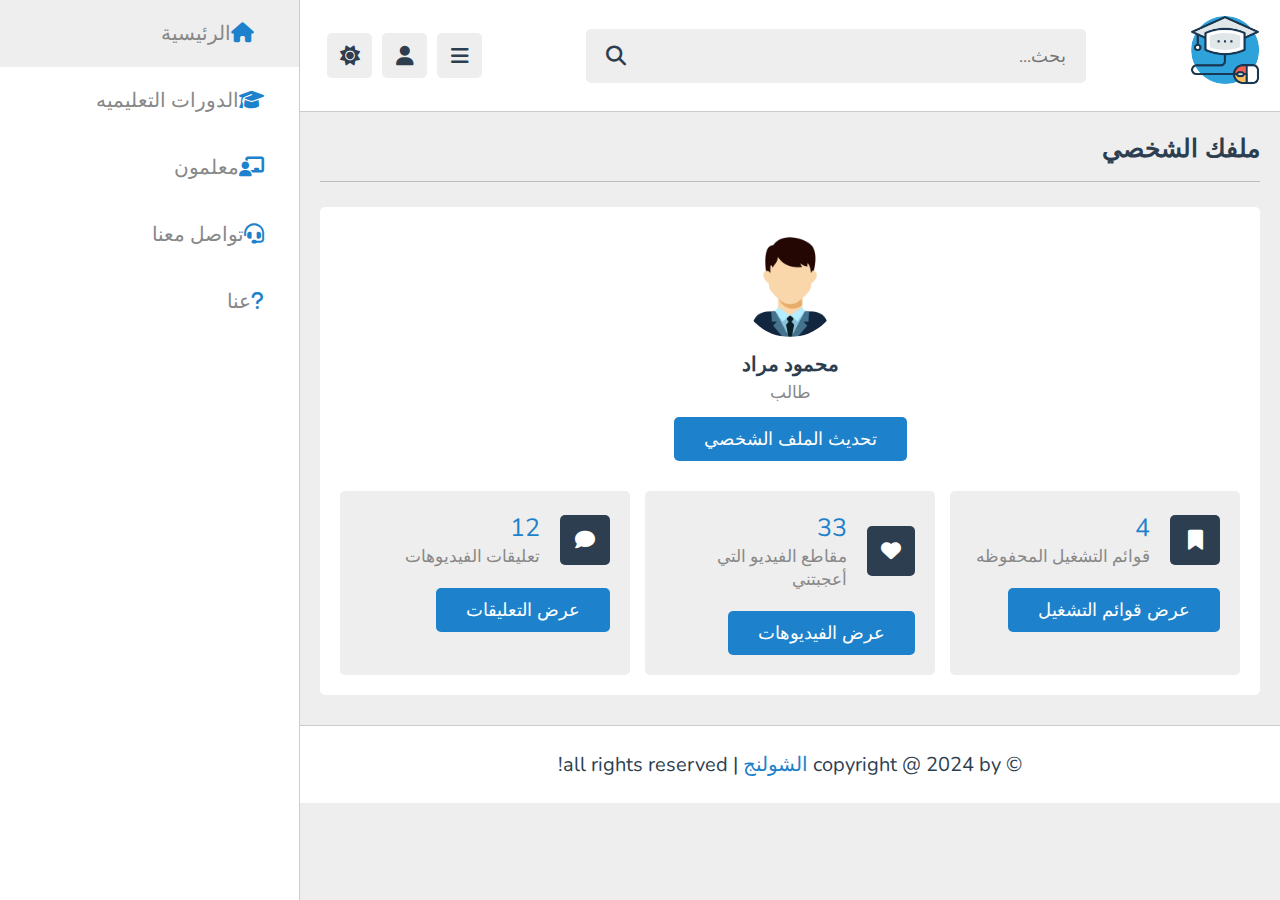
<file: profile.html>
<!DOCTYPE html>
<html lang="en">
<head>
   <meta charset="UTF-8">
   <meta http-equiv="X-UA-Compatible" content="IE=edge">
   <meta name="viewport" content="width=device-width, initial-scale=1.0">
   <title>profile</title>

   <!-- font awesome cdn link  -->
   <link rel="stylesheet" href="https://cdnjs.cloudflare.com/ajax/libs/font-awesome/6.1.2/css/all.min.css">

   <!-- custom css file link  -->
   <link rel="stylesheet" href="css/style.css">
   <link rel="icon" href="images/elearning.png" >

</head>
<body>

<header class="header">
   
   <section class="flex">

      <a href="index.html" class="logo"><img src="images/elearning.png" alt="" width="70px"></a>

      <form action="search.html" method="post" class="search-form">
         <input type="text" name="search_box" required placeholder="بحث..." maxlength="100">
         <button type="submit" class="fas fa-search"></button>
      </form>

      <div class="icons">
         <div id="menu-btn" class="fas fa-bars"></div>
         <div id="search-btn" class="fas fa-search"></div>
         <div id="user-btn" class="fas fa-user"></div>
         <div id="toggle-btn" class="fas fa-sun"></div>
      </div>

      <div class="profile">
         <img src="images/pic-1.jpg" class="image" alt="">
         <h3 class="name">محمود مراد</h3>
         <p class="role">طالب</p>
         <a href="profile.html" class="btn">عرض الصفحة الشخصية</a>
         <div class="flex-btn">
            <a href="login.html" class="option-btn">تسجيل الدخول</a>
            <a href="register.html" class="option-btn">تسجيل</a>
         </div>
      </div>

   </section>

</header>   

<div class="side-bar">

   <div id="close-btn">
      <i class="fas fa-times"></i>
   </div>



 
   <nav class="navbar">
      <a href="index.html"><i class="fas fa-home"></i><span>الرئيسية</span></a>
   
      <a href="courses.html"><i class="fas fa-graduation-cap"></i><span>الدورات التعليميه</span></a>
      <a href="teachers.html"><i class="fas fa-chalkboard-user"></i><span>معلمون</span></a>
      <a href="contact.html"><i class="fas fa-headset"></i><span>تواصل معنا</span></a> 
        <a href="about.html"><i class="fas fa-question"></i><span>عنا</span></a>
   </nav>

</div>

<section class="user-profile">

   <h1 class="heading">ملفك الشخصي</h1>

   <div class="info">

      <div class="user">
         <img src="images/pic-1.jpg" alt="">
         <h3>محمود مراد</h3>
         <p>طالب</p>
         <a href="update.html" class="inline-btn">تحديث الملف الشخصي</a>
      </div>
   
      <div class="box-container">
   
         <div class="box">
            <div class="flex">
               <i class="fas fa-bookmark"></i>
               <div>
                  <span>4</span>
                  <p>قوائم التشغيل المحفوظه</p>
               </div>
            </div>
            <a href="#" class="inline-btn">عرض قوائم التشغيل</a>
         </div>
   
         <div class="box">
            <div class="flex">
               <i class="fas fa-heart"></i>
               <div>
                  <span>33</span>
                  <p>مقاطع الفيديو التي أعجبتني</p>
               </div>
            </div>
            <a href="#" class="inline-btn">عرض الفيديوهات</a>
         </div>
   
         <div class="box">
            <div class="flex">
               <i class="fas fa-comment"></i>
               <div>
                  <span>12</span>
                  <p>تعليقات الفيديوهات</p>
               </div>
            </div>
            <a href="#" class="inline-btn">عرض التعليقات</a>
         </div>
   
      </div>
   </div>

</section>














<footer class="footer">

   &copy; copyright @ 2024 by <span>الشولنج</span> | all rights reserved!

</footer>

<!-- custom js file link  -->
<script src="js/script.js"></script>

   
</body>
</html>
</file>
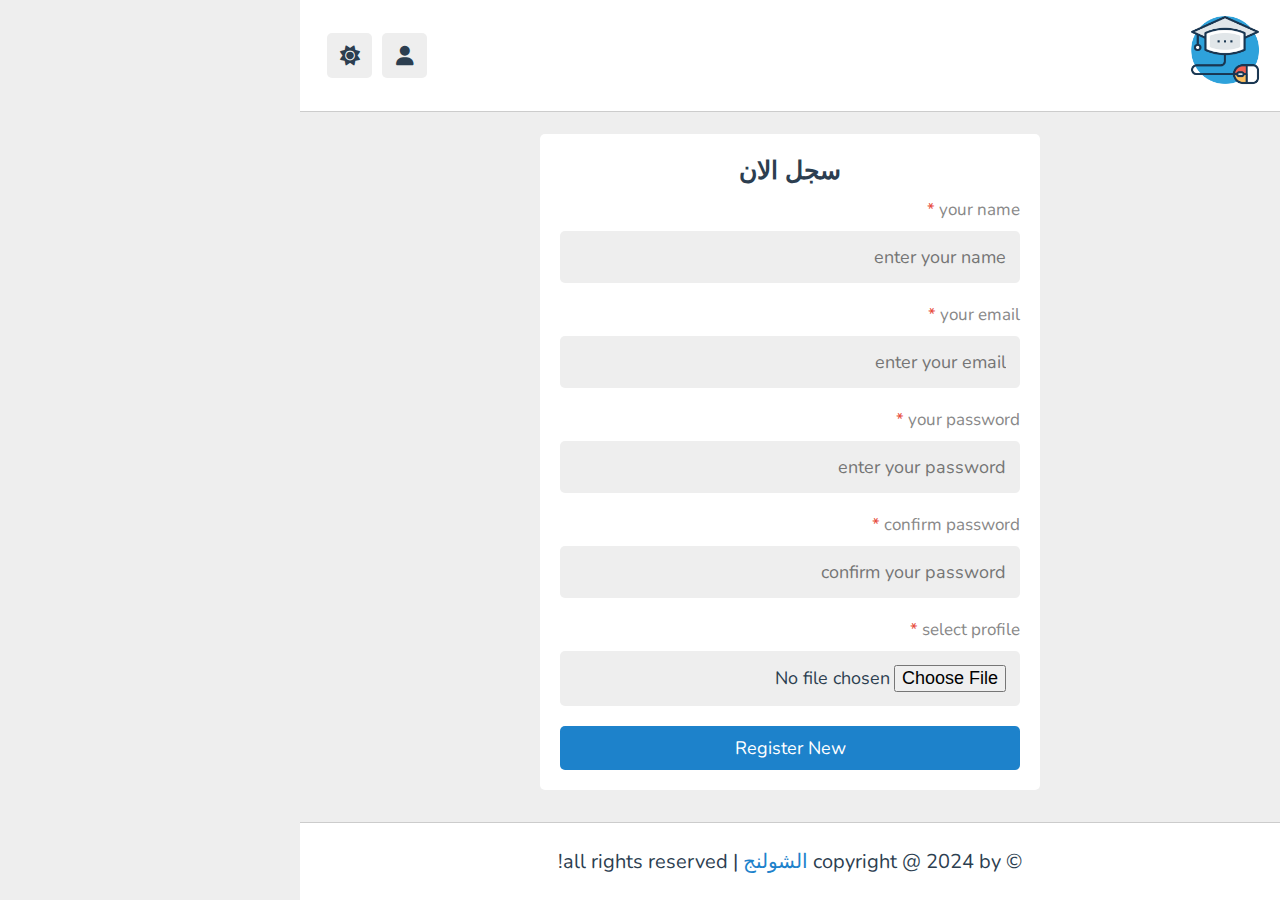
<file: register.html>
<!DOCTYPE html>
<html lang="en">
<head>
   <meta charset="UTF-8">
   <meta http-equiv="X-UA-Compatible" content="IE=edge">
   <meta name="viewport" content="width=device-width, initial-scale=1.0">
   <title>register</title>

   <!-- font awesome cdn link  -->
   <link rel="stylesheet" href="https://cdnjs.cloudflare.com/ajax/libs/font-awesome/6.1.2/css/all.min.css">

   <!-- custom css file link  -->
   <link rel="stylesheet" href="css/style.css">
   <link rel="icon" href="images/elearning.png" >

</head>
<body>

<header class="header">
   
   <section class="flex">

      <a href="register.html" class="logo"><img src="images/elearning.png" alt="" width="70px"></a>

   

      <div class="icons">
         <!-- <div id="menu-btn" class="fas fa-bars"></div> -->
         <!-- <div id="search-btn" class="fas fa-search"></div> -->
         <div id="user-btn" class="fas fa-user"></div>
         <div id="toggle-btn" class="fas fa-sun"></div>
      </div>

      <div class="profile">
         <!-- <img src="images/pic-1.jpg" class="image" alt="">
         <h3 class="name">shaikh anas</h3>
         <p class="role">studen</p>
         <a href="profile.html" class="btn">view profile</a> -->
         <div class="flex-btn">
            <a href="login.html" class="option-btn">تسجيل دخول</a>
            <a href="register.html" class="option-btn">سجل الان</a>
         </div>
      </div>

   </section>

</header>   



<section class="form-container">

   <form action="" method="post" enctype="multipart/form-data">
      <h3>سجل الان</h3>
      <p>your name <span>*</span></p>
      <input type="text" name="name" placeholder="enter your name" required maxlength="50" class="box">
      <p>your email <span>*</span></p>
      <input type="email" name="email" placeholder="enter your email" required maxlength="50" class="box">
      <p>your password <span>*</span></p>
      <input type="password" name="pass" placeholder="enter your password" required maxlength="20" class="box">
      <p>confirm password <span>*</span></p>
      <input type="password" name="c_pass" placeholder="confirm your password" required maxlength="20" class="box">
      <p>select profile <span>*</span></p>
      <input type="file" accept="image/*" required class="box">
      <input type="submit" value="register new" name="submit" class="btn">
   </form>

</section>















<footer class="footer">

   &copy; copyright @ 2024 by <span>الشولنج</span> | all rights reserved!

</footer>

<!-- custom js file link  -->
<script src="js/script.js"></script>

   
</body>
</html>
</file>
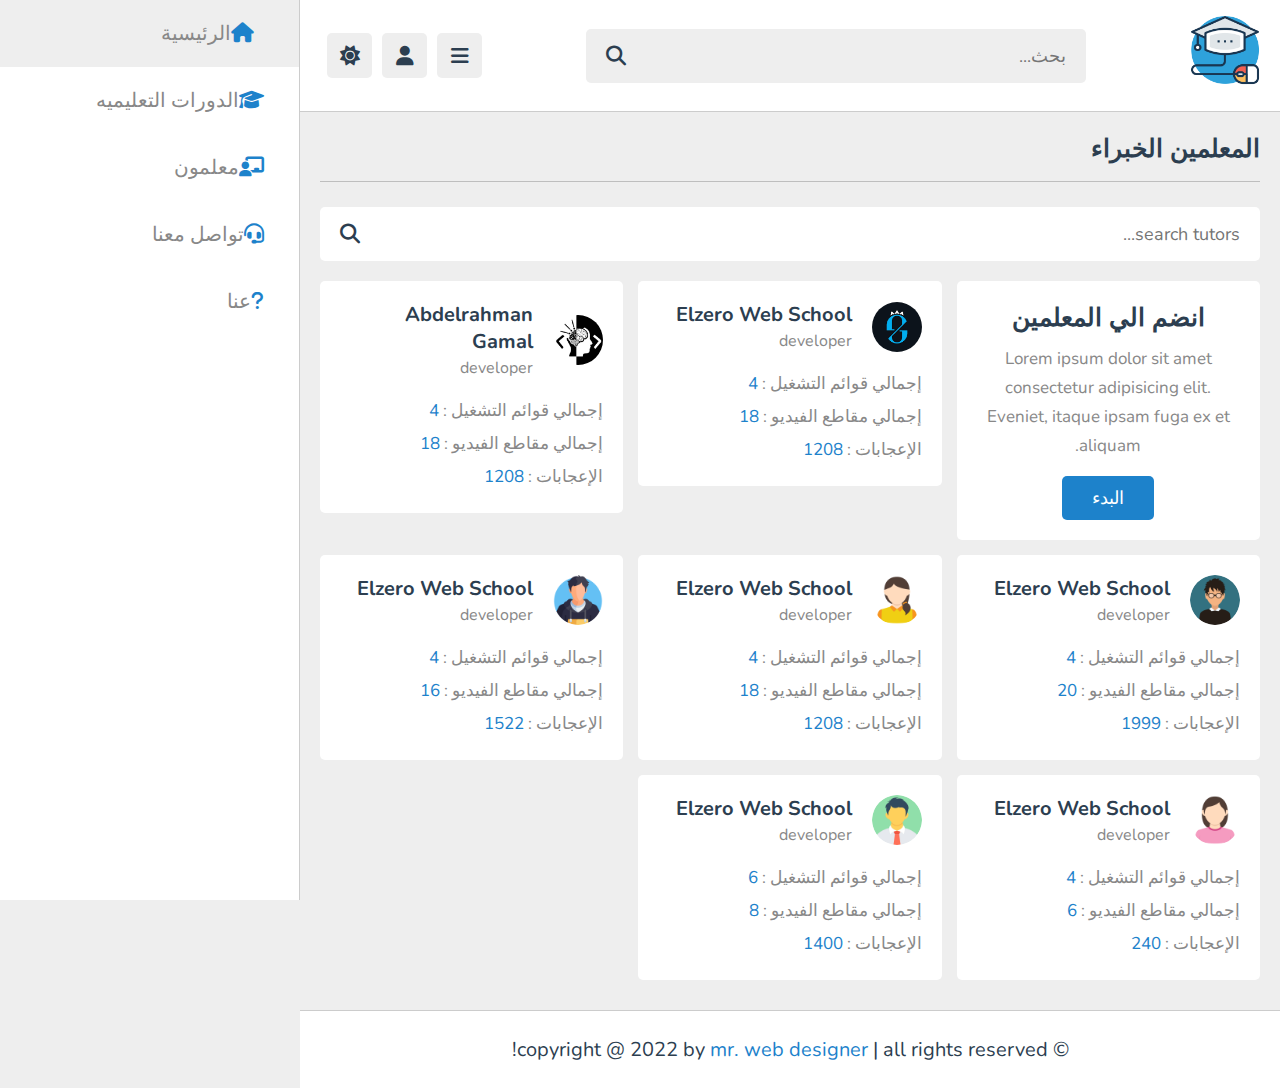
<file: teachers.html>
<!DOCTYPE html>
<html lang="en">
<head>
   <meta charset="UTF-8">
   <meta http-equiv="X-UA-Compatible" content="IE=edge">
   <meta name="viewport" content="width=device-width, initial-scale=1.0">
   <title>teachers</title>

   <!-- font awesome cdn link  -->
   <link rel="stylesheet" href="https://cdnjs.cloudflare.com/ajax/libs/font-awesome/6.1.2/css/all.min.css">

   <!-- custom css file link  -->
   <link rel="stylesheet" href="css/style.css">
   <link rel="icon" href="images/elearning.png" >

</head>
<body>

<header class="header">
   
   <section class="flex">

      <a href="index.html" class="logo"><img src="images/elearning.png" alt="" width="70px"></a>

      <form action="search.html" method="post" class="search-form">
         <input type="text" name="search_box" required placeholder="بحث..." maxlength="100">
         <button type="submit" class="fas fa-search"></button>
      </form>

      <div class="icons">
         <div id="menu-btn" class="fas fa-bars"></div>
         <div id="search-btn" class="fas fa-search"></div>
         <div id="user-btn" class="fas fa-user"></div>
         <div id="toggle-btn" class="fas fa-sun"></div>
      </div>

      <div class="profile">
         <img src="images/pic-1.jpg" class="image" alt="">
         <h3 class="name">محمود مراد</h3>
         <p class="role">طالب</p>
         <a href="profile.html" class="btn">عرض الصفحة الشخصية</a>
         <div class="flex-btn">
            <a href="login.html" class="option-btn">تسجيل الدخول</a>
            <a href="register.html" class="option-btn">تسجيل</a>
         </div>
      </div>

   </section>

</header>   

<div class="side-bar">

   <div id="close-btn">
      <i class="fas fa-times"></i>
   </div>

   <!-- <div class="profile">
      <img src="images/pic-1.jpg" class="image" alt="">
      <h3 class="name">shaikh anas</h3>
      <p class="role">studen</p>
      <a href="profile.html" class="btn">view profile</a>
   </div> -->

   <nav class="navbar">
      <a href="index.html"><i class="fas fa-home"></i><span>الرئيسية</span></a>
      <a href="courses.html"><i class="fas fa-graduation-cap"></i><span>الدورات التعليميه</span></a>
      <a href="teachers.html"><i class="fas fa-chalkboard-user"></i><span>معلمون</span></a>
      <a href="contact.html"><i class="fas fa-headset"></i><span>تواصل معنا</span></a> 
        <a href="about.html"><i class="fas fa-question"></i><span>عنا</span></a>
   </nav>

</div>

<section class="teachers">

   <h1 class="heading">المعلمين الخبراء</h1>

   <form action="" method="post" class="search-tutor">
      <input type="text" name="search_box" placeholder="search tutors..." required maxlength="100">
      <button type="submit" class="fas fa-search" name="search_tutor"></button>
   </form>

   <div class="box-container">

      <div class="box offer">
         <h3>انضم الي المعلمين</h3>
         <p>Lorem ipsum dolor sit amet consectetur adipisicing elit. Eveniet, itaque ipsam fuga ex et aliquam.</p>
         <a href="register.html" class="inline-btn">البدء</a>
      </div>

      <div class="box">
         <div class="tutor">
            <img src="images/pic-2.jpg" alt="">
            <div>
               <h3>Elzero Web School</h3>
               <span>developer</span>
            </div>
         </div>
         <p>إجمالي قوائم التشغيل : <span>4</span></p>
         <p>إجمالي مقاطع الفيديو : <span>18</span></p>
         <p>الإعجابات : <span>1208</span></p>
         
      </div>

      <div class="box">
         <div class="tutor">
            <img src="images/pic-3.jpg" alt="">
            <div>
               <h3>Abdelrahman Gamal</h3>
               <span>developer</span>
            </div>
         </div>
         <p>إجمالي قوائم التشغيل : <span>4</span></p>
         <p>إجمالي مقاطع الفيديو : <span>18</span></p>
         <p>الإعجابات : <span>1208</span></p>
         
      </div>

      <div class="box">
         <div class="tutor">
            <img src="images/pic-4.jpg" alt="">
            <div>
               <h3>Elzero Web School</h3>
               <span>developer</span>
            </div>
         </div>
         <p>إجمالي قوائم التشغيل : <span>4</span></p>
         <p>إجمالي مقاطع الفيديو : <span>20</span></p>
         <p>الإعجابات : <span>1999</span></p>
         
      </div>

      <div class="box">
         <div class="tutor">
            <img src="images/pic-5.jpg" alt="">
            <div>
               <h3>Elzero Web School</h3>
               <span>developer</span>
            </div>
         </div>
         <p>إجمالي قوائم التشغيل : <span>4</span></p>
         <p>إجمالي مقاطع الفيديو : <span>18</span></p>
         <p>الإعجابات : <span>1208</span></p>
         
      </div>

      <div class="box">
         <div class="tutor">
            <img src="images/pic-6.jpg" alt="">
            <div>
               <h3>Elzero Web School</h3>
               <span>developer</span>
            </div>
         </div>
         <p>إجمالي قوائم التشغيل : <span>4</span></p>
         <p>إجمالي مقاطع الفيديو : <span>16</span></p>
         <p>الإعجابات : <span>1522</span></p>
         
      </div>

      <div class="box">
         <div class="tutor">
            <img src="images/pic-7.jpg" alt="">
            <div>
               <h3>Elzero Web School</h3>
               <span>developer</span>
            </div>
         </div>
         <p>إجمالي قوائم التشغيل : <span>4</span></p>
         <p>إجمالي مقاطع الفيديو : <span>6</span></p>
         <p>الإعجابات : <span>240</span></p>
         
      </div>

      <div class="box">
         <div class="tutor">
            <img src="images/pic-8.jpg" alt="">
            <div>
               <h3>Elzero Web School</h3>
               <span>developer</span>
            </div>
         </div>
         <p>إجمالي قوائم التشغيل : <span>6</span></p>
         <p>إجمالي مقاطع الفيديو : <span>8</span></p>
         <p>الإعجابات : <span>1400</span></p>
         
      </div>

   </div>

</section>














<footer class="footer">

   &copy; copyright @ 2022 by <span>mr. web designer</span> | all rights reserved!

</footer>

<!-- custom js file link  -->
<script src="js/script.js"></script>

   
</body>
</html>
</file>
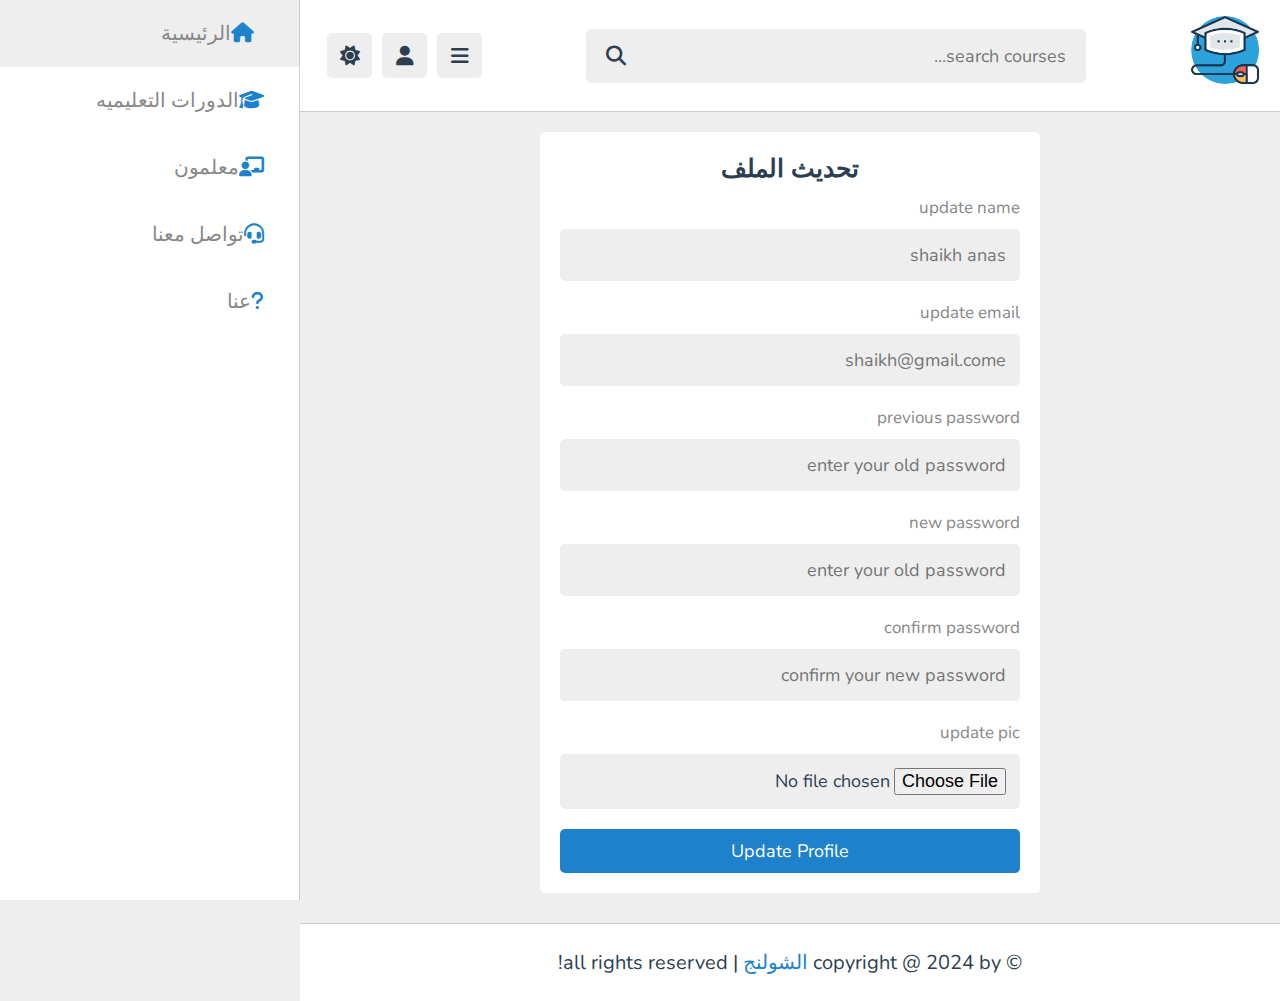
<file: update.html>
<!DOCTYPE html>
<html lang="en">
<head>
   <meta charset="UTF-8">
   <meta http-equiv="X-UA-Compatible" content="IE=edge">
   <meta name="viewport" content="width=device-width, initial-scale=1.0">
   <title>update</title>

   <!-- font awesome cdn link  -->
   <link rel="stylesheet" href="https://cdnjs.cloudflare.com/ajax/libs/font-awesome/6.1.2/css/all.min.css">

   <!-- custom css file link  -->
   <link rel="stylesheet" href="css/style.css">
   <link rel="icon" href="images/elearning.png" >

</head>
<body>

<header class="header">
   
   <section class="flex">

      <a href="index.html" class="logo"><img src="images/elearning.png" alt="" width="70px"></a>

      <form action="search.html" method="post" class="search-form">
         <input type="text" name="search_box" required placeholder="search courses..." maxlength="100">
         <button type="submit" class="fas fa-search"></button>
      </form>

      <div class="icons">
         <div id="menu-btn" class="fas fa-bars"></div>
         <div id="search-btn" class="fas fa-search"></div>
         <div id="user-btn" class="fas fa-user"></div>
         <div id="toggle-btn" class="fas fa-sun"></div>
      </div>

      <div class="profile">
         <img src="images/pic-1.jpg" class="image" alt="">
         <h3 class="name">محمود مراد</h3>
         <p class="role">طالب</p>
         <a href="profile.html" class="btn">عرض الصفحة الشخصية</a>
         <div class="flex-btn">
            <a href="login.html" class="option-btn">تسجيل الدخول</a>
            <a href="register.html" class="option-btn">تسجيل</a>
         </div>
      </div>

   </section>

</header>   

<div class="side-bar">

   <div id="close-btn">
      <i class="fas fa-times"></i>
   </div>

   

   <nav class="navbar">
      <a href="index.html"><i class="fas fa-home"></i><span>الرئيسية</span></a>
   
      <a href="courses.html"><i class="fas fa-graduation-cap"></i><span>الدورات التعليميه</span></a>
      <a href="teachers.html"><i class="fas fa-chalkboard-user"></i><span>معلمون</span></a>
      <a href="contact.html"><i class="fas fa-headset"></i><span>تواصل معنا</span></a> 
        <a href="about.html"><i class="fas fa-question"></i><span>عنا</span></a>
   </nav>


</div>

<section class="form-container">

   <form action="" method="post" enctype="multipart/form-data">
      <h3>تحديث الملف</h3>
      <p>update name</p>
      <input type="text" name="name" placeholder="shaikh anas" maxlength="50" class="box">
      <p>update email</p>
      <input type="email" name="email" placeholder="shaikh@gmail.come" maxlength="50" class="box">
      <p>previous password</p>
      <input type="password" name="old_pass" placeholder="enter your old password" maxlength="20" class="box">
      <p>new password</p>
      <input type="password" name="new_pass" placeholder="enter your old password" maxlength="20" class="box">
      <p>confirm password</p>
      <input type="password" name="c_pass" placeholder="confirm your new password" maxlength="20" class="box">
      <p>update pic</p>
      <input type="file" accept="image/*" class="box">
      <input type="submit" value="update profile" name="submit" class="btn">
   </form>

</section>















<footer class="footer">

   &copy; copyright @ 2024 by <span>الشولنج</span> | all rights reserved!

</footer>

<!-- custom js file link  -->
<script src="js/script.js"></script>

   
</body>
</html>
</file>
<file: css/style.css>
@import url('https://fonts.googleapis.com/css2?family=Nunito:wght@200;300;400;500;600;700&display=swap');

:root{
   --main-color:#1d82cb;
   --red:#e74c3c;
   --orange:#f39c12;
   --light-color:#888;
   --light-bg:#eee;
   --black:#2c3e50;
   --white:#fff;
   --border:.1rem solid rgba(0,0,0,.2);
}

*{
   font-family: 'Nunito', sans-serif;
   margin:0; padding:0;
   box-sizing: border-box;
   outline: none; border:none;
   text-decoration: none;
   direction: rtl;
}

*::selection{
   background-color: var(--main-color);
   color:#fff;
}

html{
   font-size: 62.5%;
   overflow-x: hidden;
}

html::-webkit-scrollbar{
   width: 1rem;
   height: .5rem;
}

html::-webkit-scrollbar-track{
   background-color: transparent;
}

html::-webkit-scrollbar-thumb{
   background-color: var(--main-color);
}

body{
   background-color: var(--light-bg);
   padding-left: 30rem;
}

body.dark{
   --light-color:#aaa;
   --light-bg:#333;
   --black:#fff;
   --white:#222;
   --border:.1rem solid rgba(255,255,255,.2);
}

body.active{
   padding-left: 0;
}

section{
   padding:2rem;
   margin: 0 auto;
   max-width: 1200px;
}

.heading{
   font-size: 2.5rem;
   color:var(--black);
   margin-bottom: 2.5rem;
   border-bottom: var(--border);
   padding-bottom: 1.5rem;
   text-transform: capitalize;
}

.inline-btn,
.inline-option-btn,
.inline-delete-btn,
.btn,
.delete-btn,
.option-btn{
   border-radius: .5rem;
   color:#fff;
   font-size: 1.8rem;
   cursor: pointer;
   text-transform: capitalize;
   padding:1rem 3rem;
   text-align: center;
   margin-top: 1rem;
}

.btn,
.delete-btn,
.option-btn{
   display: block;
   width: 100%;
}

.inline-btn,
.inline-option-btn,
.inline-delete-btn{
   display: inline-block;
}

.btn,
.inline-btn{
   background-color: var(--main-color);
}

.option-btn,
.inline-option-btn{
   background-color:var(--orange);
}

.delete-btn,
.inline-delete-btn{
   background-color: var(--red);
}

.inline-btn:hover,
.inline-option-btn:hover,
.inline-delete-btn:hover,
.btn:hover,
.delete-btn:hover,
.option-btn:hover{
   background-color: var(--black);
   color: var(--white);
}

.flex-btn{
   display: flex;
   gap: 1rem;
}

.header{
   position: sticky;
   top:0; left:0; right: 0;
   background-color: var(--white);
   z-index: 1000;
   border-bottom: var(--border);
}

.header .flex{
   display: flex;
   align-items: center;
   justify-content: space-between;
   position: relative;
   padding: 1.5rem 2rem;
}

.header .flex .logo{
   font-size:3rem;
   color:#068be9;
   
}

.header .flex .search-form{
   width: 50rem;
   border-radius: .5rem;
   background-color: var(--light-bg);
   padding:1.5rem 2rem;
   display: flex;
   gap:2rem;

}

.header .flex .search-form input{
   width: 100%;
   font-size: 1.8rem;
   color:var(--black);
   background:none;
}

.header .flex .search-form button{
   background:none;
   font-size: 2rem;
   cursor: pointer;
   color:var(--black);
}

.header .flex .search-form button:hover{
   color: var(--main-color);
}

.header .flex .icons div{
   font-size: 2rem;
   color:var(--black);
   background-color: var(--light-bg);
   border-radius: .5rem;
   height: 4.5rem;
   width: 4.5rem;
   line-height: 4.5rem;
   cursor: pointer;
   text-align: center;
   margin-left: .7rem;
}

.header .flex .icons div:hover{
   background-color: var(--black);
   color:var(--white);
}

.header .flex .profile{
   position: absolute;
   top:120%; right: 2rem;
   background-color: var(--white);
   border-radius: .5rem;
   padding: 1.5rem;
   text-align: center;
   overflow: hidden;
   transform-origin: top right;
   transform: scale(0);
   transition: .2s linear;
   width: 30rem;
}

.header .flex .profile.active{
   transform: scale(1);
}

.header .flex .profile .image{
   height: 10rem;
   width: 10rem;
   border-radius: 50%;
   object-fit: contain;
   margin-bottom: 1rem;
}

.header .flex .profile .name{
   font-size: 2rem;
   color:var(--black);
   overflow: hidden;
   text-overflow: ellipsis;
   white-space: nowrap;
}

.header .flex .profile .role{
   font-size: 1.8rem;
   color: var(--light-color);
}

#search-btn{
   display: none;
}

.side-bar{
   position: fixed;
   top: 0; left: 0;
   width: 30rem;
   background-color: var(--white);
   height: 100vh;
   border-right: var(--border);
   z-index: 1200;
}

.side-bar #close-btn{
   text-align: right;
   padding: 2rem;
   display: none;
}

.side-bar #close-btn i{
   text-align: right;
   font-size: 2.5rem;
   background:var(--red);
   border-radius: .5rem;
   color:var(--white);
   cursor: pointer;
   height: 4.5rem;
   width: 4.5rem;
   line-height: 4.5rem;
   text-align: center;
}

.side-bar #close-btn i:hover{
   background-color: var(--black);
}

.side-bar .profile{
   padding:3rem 2rem;
   text-align: center;
}

.side-bar .profile .image{
   height: 10rem;
   width: 10rem;
   border-radius: 50%;
   object-fit: contain;
   margin-bottom: 1rem;
}

.side-bar .profile .name{
   font-size: 2rem;
   color:var(--black);
   overflow: hidden;
   text-overflow: ellipsis;
   white-space: nowrap;
}

.side-bar .profile .role{
   font-size: 1.8rem;
   color: var(--light-color);
}

.side-bar .navbar a{
   display: block;
   padding: 2rem;
   font-size: 2rem;
}

.side-bar .navbar a i{
   margin-right: 1.5rem;
   color:var(--main-color);
   transition: .2s linear;
}

.side-bar .navbar a span{
   color:var(--light-color);
}

.side-bar .navbar a:hover{
   background-color: var(--light-bg);
}

.side-bar .navbar a:hover i{
   margin-right: 2.5rem;
}

.side-bar.active{
   left: -30rem;
}

.home-grid .box-container{
   display: grid;
   grid-template-columns: repeat(auto-fit, 27.5rem);
   gap:1.5rem;
   justify-content: center;
   align-items: flex-start;
}

.home-grid .box-container .box{
   background-color: var(--white);
   border-radius: .5rem;
   padding:2rem;
}

.home-grid .box-container .box .title{
   font-size: 2rem;
   color: var(--black);
   text-transform: capitalize;
}

.home-grid .box-container .box .flex{
   display: flex;
   flex-wrap: wrap;
   gap: 1.5rem;
   margin-top: 2rem;
}

.home-grid .box-container .flex a{
   background-color: var(--light-bg);
   border-radius: .5rem;
   padding: 1rem 1.5rem;
   font-size: 1.5rem;
}

.home-grid .box-container .flex a i{
   margin-right: 1rem;
   color:var(--black);
}

.home-grid .box-container .flex a span{
   color:var(--light-color);
}

.home-grid .box-container .flex a:hover{
   background-color: var(--black);
}

.home-grid .box-container .flex a:hover span{
   color:var(--white);
}

.home-grid .box-container .flex a:hover i{
   color:var(--white);
}

.home-grid .box-container .tutor{
   padding: 1rem 0;
   font-size: 1.8rem;
   color:var(--light-color);
   line-height: 2;
}

.home-grid .box-container .likes{
   color:var(--light-color);
   font-size: 1.7rem;
   margin-top: 1.5rem;
}

.home-grid .box-container .likes span{
   color:var(--main-color);
}

.about .row{
   display: flex;
   align-items: center;
   flex-wrap: wrap;
   gap:1.5rem;
}

.about .row .image{
   flex: 1 1 40rem;
}

.about .row .image img{
   width: 100%;
   height: 50rem;
}

.about .row .content{
   flex: 1 1 40rem;
}

.about .row .content p{
   font-size: 1.7rem;
   line-height: 2;
   color: var(--light-color);
   padding: 1rem 0;
}

.about .row .content h3{
   font-size: 3rem;
   color:var(--black);
   text-transform: capitalize;
}

.about .box-container{
   display: grid;
   grid-template-columns: repeat(auto-fit, minmax(27rem, 1fr));
   gap:1.5rem;
   justify-content: center;
   align-items: flex-start;
   margin-top: 3rem;
}

.about .box-container .box{
   border-radius: .5rem;
   background-color: var(--white);
   padding: 2rem;
   display: flex;
   align-items: center;
   gap: 2.5rem;
}

.about .box-container .box i{
   font-size: 4rem;
   color: var(--main-color);
}

.about .box-container .box h3{
   font-size: 2.5rem;
   color: var(--black);
   margin-bottom: .3rem;
}

.about .box-container .box p{
   font-size: 1.7rem;
   color:var(--light-color);
}

.reviews .box-container{
   display: grid;
   grid-template-columns: repeat(auto-fit, minmax(30rem, 1fr));
   gap:1.5rem;
   justify-content: center;
   align-items: flex-start;
}

.reviews .box-container .box{
   border-radius: .5rem;
   background-color: var(--white);
   padding: 2rem;
}

.reviews .box-container .box p{
   line-height: 1.7;
   font-size: 1.7rem;
   color: var(--light-color);
}

.reviews .box-container .box .student{
   margin-top: 2rem;
   display: flex;
   align-items: center;
   gap: 1.5rem;
}

.reviews .box-container .box .student img{
   height: 5rem;
   width: 5rem;
   object-fit: cover;
   border-radius: 50%;
}

.reviews .box-container .box .student h3{
   font-size: 2rem;
   color: var(--black);
   margin-bottom: .3rem;
}

.reviews .box-container .box .student .stars{
   font-size: 1.5rem;
   color:var(--orange);
}

.courses .box-container{
   display: grid;
   grid-template-columns: repeat(auto-fit, minmax(30rem, 1fr));
   gap:1.5rem;
   justify-content: center;
   align-items: flex-start;
}

.courses .box-container .box{
   border-radius: .5rem;
   background-color: var(--white);
   padding: 2rem;
}

.courses .box-container .box .tutor{
   display: flex;
   align-items: center;
   gap: 1.5rem;
   margin-bottom: 2.5rem;
}

.courses .box-container .box .tutor img{
   height: 5rem;
   width: 5rem;
   border-radius: 50%;
   object-fit: cover;
}

.courses .box-container .box .tutor h3{
   font-size: 1.8rem;
   color: var(--black);
   margin-bottom: .2rem;
}

.courses .box-container .box .tutor span{
   font-size: 1.3rem;
   color:var(--light-color);
}

.courses .box-container .box .thumb{
   position: relative;
}

.courses .box-container .box .thumb span{
   position: absolute;
   top:1rem; left: 1rem;
   border-radius: .5rem;
   padding: .5rem 1.5rem;
   background-color: rgba(0,0,0,.3);
   color: #fff;
   font-size: 1.5rem;
}

.courses .box-container .box .thumb img{
   width: 100%;
   height: 20rem;
   object-fit: cover;
   border-radius: .5rem;
}

.courses .box-container .box .title{
   font-size: 2rem;
   color: var(--black);
   padding-bottom: .5rem;
   padding-top: 1rem;
}

.courses .more-btn{
   text-align: center;
   margin-top: 2rem;
}

.playlist-details .row{
   display: flex;
   align-items: flex-end;
   gap:3rem;
   flex-wrap: wrap;
   background-color: var(--white);
   padding: 2rem;
}

.playlist-details .row .column{
   flex: 1 1 40rem;
}

.playlist-details .row .column .save-playlist{
   margin-bottom: 1.5rem;
}

.playlist-details .row .column .save-playlist button{
   border-radius: .5rem;
   background-color: var(--light-bg);
   padding:1rem 1.5rem;
   cursor: pointer;
}

.playlist-details .row .column .save-playlist button i{
   font-size: 2rem;
   color:var(--black);
   margin-right: .8rem;
}

.playlist-details .row .column .save-playlist button span{
   font-size: 1.8rem;
   color:var(--light-color);
}

.playlist-details .row .column .save-playlist button:hover{
   background-color: var(--black);
}

.playlist-details .row .column .save-playlist button:hover i{
   color:var(--white);
}

.playlist-details .row .column .save-playlist button:hover span{
   color:var(--white);
}

.playlist-details .row .column .thumb{
   position: relative;
}

.playlist-details .row .column .thumb span{
   font-size: 1.8rem;
   color: #fff;
   background-color: rgba(0,0,0,.3);
   border-radius: .5rem;
   position: absolute;
   top: 1rem; left: 1rem;
   padding: .5rem 1.5rem;
}

.playlist-details .row .column .thumb img{
   height: 30rem;
   width: 100%;
   object-fit: cover;
   border-radius: .5rem;
}

.playlist-details .row .column .tutor{
   display: flex;
   align-items: center;
   gap: 2rem;
   margin-bottom: 2rem;
}

.playlist-details .row .column .tutor img{
   height: 7rem;
   width: 7rem;
   border-radius: 50%;
   object-fit: cover;
}

.playlist-details .row .column .tutor h3{
   font-size: 2rem;
   color:var(--black);
   margin-bottom: .2rem;
}

.playlist-details .row .column .tutor span{
   font-size: 1.5rem;
   color: var(--light-color);
}

.playlist-details .row .column .details h3{
   font-size: 2rem;
   color: var(--black);
   text-transform: capitalize;
}

.playlist-details .row .column .details p{
   padding: 1rem 0;
   line-height: 2;
   font-size: 1.8rem;
   color: var(--light-color);
}

.playlist-videos .box-container{
   display: grid;
   grid-template-columns: repeat(auto-fit, minmax(30rem, 1fr));
   gap:1.5rem;
   justify-content: center;
   align-items: flex-start;
}

.playlist-videos .box-container .box{
   background-color: var(--white);
   border-radius: .5rem;
   padding: 2rem;
   position: relative;
}

.playlist-videos .box-container .box i{
   position: absolute;
   top: 2rem; left: 2rem; right: 2rem;
   height: 20rem;
   border-radius: .5rem;
   background-color: rgba(0,0,0,.3);
   display: flex;
   align-items: center;
   justify-content: center;
   font-size: 5rem;
   color: #fff;
   display: none;
}

.playlist-videos .box-container .box:hover i{
   display: flex;
}

.playlist-videos .box-container .box img{
   width: 100%;
   height: 20rem;
   object-fit: cover;
   border-radius: .5rem;
}

.playlist-videos .box-container .box h3{
   margin-top: 1.5rem;
   font-size: 1.8rem;
   color: var(--black);
}

.playlist-videos .box-container .box:hover h3{
   color: var(--main-color);
}

.watch-video .video-container{
   background-color: var(--white);
   border-radius: .5rem;
   padding: 2rem;
}

.watch-video .video-container .video{
   position: relative;
   margin-bottom: 1.5rem;
}

.watch-video .video-container .video video{
   border-radius: .5rem;
   width: 100%;
   object-fit: contain;
   background-color: #000;
}

.watch-video .video-container .title{
   font-size: 2rem;
   color: var(--black);
}

.watch-video .video-container .info{
   display: flex;
   margin-top: 1.5rem;
   margin-bottom: 2rem;
   border-bottom: var(--border);
   padding-bottom: 1.5rem;
   gap: 2.5rem;
   align-items: center;
}

.watch-video .video-container .info p{
   font-size: 1.6rem;
}

.watch-video .video-container .info p span{
   color: var(--light-color);
}

.watch-video .video-container .info i{
   margin-right: 1rem;
   color: var(--main-color);
}

.watch-video .video-container .tutor{
   display: flex;
   align-items: center;
   gap: 2rem;
   margin-bottom: 1rem;
}

.watch-video .video-container .tutor img{
   border-radius: 50%;
   height: 5rem;
   width: 5rem;
   object-fit: cover;
}

.watch-video .video-container .tutor h3{
   font-size: 2rem;
   color: var(--black);
   margin-bottom: .2rem;
}

.watch-video .video-container .tutor span{
   font-size: 1.5rem;
   color: var(--light-color);
}

.watch-video .video-container .flex{
   display: flex;
   align-items: center;
   justify-content: space-between;
   gap: 1.5rem;
}

.watch-video .video-container .flex button{
   border-radius: .5rem;
   padding: 1rem 1.5rem;
   font-size: 1.8rem;
   cursor: pointer;
   background-color: var(--light-bg);
}

.watch-video .video-container .flex button i{
   margin-right: 1rem;
   color: var(--black);
}

.watch-video .video-container .flex button span{
   color: var(--light-color);
}

.watch-video .video-container .flex button:hover{
   background-color: var(--black);
}

.watch-video .video-container .flex button:hover i{
   color: var(--white);
}

.watch-video .video-container .flex button:hover span{
   color: var(--white);
}

.watch-video .video-container .description{
   line-height: 1.5;
   font-size: 1.7rem;
   color: var(--light-color);
   margin-top: 2rem;
}

.comments .add-comment{
   background-color: var(--white);
   border-radius: .5rem;
   padding: 2rem;
   margin-bottom: 3rem;
}

.comments .add-comment h3{
   font-size: 2rem;
   color: var(--black);
   margin-bottom: 1rem;
}

.comments .add-comment textarea{
   height: 20rem;
   resize: none;
   background-color: var(--light-bg);
   border-radius: .5rem;
   border: var(--border);
   padding: 1.4rem;
   font-size: 1.8rem;
   color: var(--black);
   width: 100%;
   margin: .5rem 0;
}

.comments .box-container{
   display: grid;
   gap: 2.5rem;
   background-color: var(--white);
   padding: 2rem;
   border-radius: .5rem;
}

.comments .box-container .box .user{
   display: flex;
   align-items: center;
   gap: 1.5rem;
   margin-bottom: 2rem;
}

.comments .box-container .box .user img{
   height: 5rem;
   width: 5rem;
   border-radius: 50%;
}

.comments .box-container .box .user h3{
   font-size: 2rem;
   color: var(--black);
   margin-bottom: .2rem;
}

.comments .box-container .box .user span{
   font-size: 1.5rem;
   color: var(--light-color);
}

.comments .box-container .box .comment-box{
   border-radius: .5rem;
   background-color: var(--light-bg);
   padding:1rem 1.5rem;
   white-space: pre-line;
   margin: .5rem 0;
   font-size: 1.8rem;
   color: var(--black);
   line-height: 1.5;
   position: relative;
   z-index: 0;
}

.comments .box-container .box .comment-box::before{
   content: '';
   position: absolute;
   top: -1rem; left: 1.5rem;
   background-color: var(--light-bg);
   height: 1.2rem;
   width: 2rem;
   clip-path: polygon(50% 0%, 0% 100%, 100% 100%);
}

.teachers .search-tutor{
   margin-bottom: 2rem;
   border-radius: .5rem;
   background-color: var(--white);
   padding: 1.5rem 2rem;
   display: flex;
   align-items: center;
   gap: 1.5rem;
}

.teachers .search-tutor input{
   width: 100%;
   background: none;
   font-size: 1.8rem;
   color: var(--black);
}

.teachers .search-tutor button{
   font-size: 2rem;
   color: var(--black);
   cursor: pointer;
   background:none;
}

.teachers .search-tutor button:hover{
   color: var(--main-color);
}

.teachers .box-container{
   display: grid;
   grid-template-columns: repeat(auto-fit, minmax(30rem, 1fr));
   gap:1.5rem;
   justify-content: center;
   align-items: flex-start;
}

.teachers .box-container .box{
   background-color: var(--white);
   border-radius: .5rem;
   padding: 2rem;
}

.teachers .box-container .offer{
   text-align: center;
}

.teachers .box-container .offer h3{
   font-size: 2.5rem;
   color: var(--black);
   text-transform: capitalize;
   padding-bottom: .5rem;
}

.teachers .box-container .offer p{
   line-height: 1.7;
   padding: .5rem 0;
   color: var(--light-color);
   font-size: 1.7rem;
}

.teachers .box-container .box .tutor{
   display: flex;
   align-items: center;
   gap:2rem;
   margin-bottom: 1.5rem;
}

.teachers .box-container .box .tutor img{
   height: 5rem;
   width: 5rem;
   border-radius: 50%;
}

.teachers .box-container .box .tutor h3{
   font-size: 2rem;
   color: var(--black);
   margin-bottom: .2rem;
}

.teachers .box-container .box .tutor span{
   font-size: 1.6rem;
   color: var(--light-color);
}

.teachers .box-container .box p{
   padding: .5rem 0;
   font-size: 1.7rem;
   color: var(--light-color);
}

.teachers .box-container .box p span{
   color: var(--main-color);
}

.teacher-profile .details{
   text-align: center;
   background-color: var(--white);
   border-radius: .5rem;
   padding: 2rem;
}

.teacher-profile .details .tutor img{
   height: 10rem;
   width: 10rem;
   border-radius: 50%;
   object-fit: cover;
   margin-bottom: 1rem;
}

.teacher-profile .details .tutor h3{
   font-size: 2rem;
   color: var(--black);
}

.teacher-profile .details .tutor span{
   color: var(--light-color);
   font-size: 1.7rem;
}

.teacher-profile .details .flex{
   display: flex;
   flex-wrap: wrap;
   gap: 1.5rem;
   margin-top: 2rem;
}

.teacher-profile .details .flex p{
   flex: 1 1 20rem;
   border-radius: .5rem;
   background-color: var(--light-bg);
   padding: 1.2rem 2rem;
   font-size: 1.8rem;
   color: var(--light-color);
}

.teacher-profile .details .flex p span{
   color: var(--main-color);
}

.user-profile .info{
   background-color: var(--white);
   border-radius: .5rem;
   padding: 2rem;
}

.user-profile .info .user{
   text-align: center;
   margin-bottom: 2rem;
   padding: 1rem;
}

.user-profile .info .user img{
   height: 10rem;
   width: 10rem;
   border-radius: 50%;
   object-fit: cover;
   margin-bottom: 1rem;
}

.user-profile .info .user h3{
   font-size: 2rem;
   color: var(--black);
}

.user-profile .info .user p{
   font-size: 1.7rem;
   color: var(--light-color);
   padding: .3rem 0;
}

.user-profile .info .box-container{
   display: flex;
   flex-wrap: wrap;
   gap: 1.5rem;
}

.user-profile .info .box-container .box{
   background-color: var(--light-bg);
   border-radius: .5rem;
   padding: 2rem;
   flex: 1 1 25rem;
}

.user-profile .info .box-container .box .flex{
   display: flex;
   align-items: center;
   gap: 2rem;
   margin-bottom: 1rem;
}

.user-profile .info .box-container .box .flex i{
   font-size:2rem;
   color: var(--white);
   background-color: var(--black);
   text-align: center;
   border-radius: .5rem;
   height: 5rem;
   width: 5rem;
   line-height: 4.9rem;
}

.user-profile .info .box-container .box .flex span{
   font-size: 2.5rem;
   color: var(--main-color);
}

.user-profile .info .box-container .box .flex p{
   color: var(--light-color);
   font-size: 1.7rem;
}

.contact .row{
   display: flex;
   align-items: center;
   flex-wrap: wrap;
   gap: 1.5rem;
}

.contact .row .image{
   flex: 1 1 50rem;
}

.contact .row .image img{
   width: 100%;
}

.contact .row form{
   flex: 1 1 30rem;
   background-color: var(--white);
   padding: 2rem;
   text-align: center;
}

.contact .row form h3{
   margin-bottom: 1rem;
   text-transform: capitalize;
   color:var(--black);
   font-size: 2.5rem;
}

.contact .row form .box{
   width: 100%;
   border-radius: .5rem;
   background-color: var(--light-bg);
   margin: 1rem 0;
   padding: 1.4rem;
   font-size: 1.8rem;
   color: var(--black);
}

.contact .row form textarea{
   height: 20rem;
   resize: none;
}

.contact .box-container{
   display: grid;
   grid-template-columns: repeat(auto-fit, minmax(30rem, 1fr));
   gap:1.5rem;
   justify-content: center;
   align-items: flex-start;
   margin-top: 3rem;
}

.contact .box-container .box{
   text-align: center;
   background-color: var(--white);
   border-radius: .5rem;
   padding: 3rem;
}

.contact .box-container .box i{
   font-size: 3rem;
   color: var(--main-color);
   margin-bottom: 1rem;
}

.contact .box-container .box h3{
   font-size: 2rem;
   color:var(--black);
   margin: 1rem 0;
}

.contact .box-container .box a{
   display: block;
   padding-top: .5rem;
   font-size: 1.8rem;
   color: var(--light-color);
}

.contact .box-container .box a:hover{
   text-decoration: underline;
   color:var(--black);
}

.form-container{
   min-height: calc(100vh - 20rem);
   display: flex;
   align-items: center;
   justify-content: center;
}

.form-container form{
   background-color: var(--white);
   border-radius: .5rem;
   padding: 2rem;
   width: 50rem;
}

.form-container form h3{
   font-size: 2.5rem;
   text-transform: capitalize;
   color: var(--black);
   text-align: center;
}

.form-container form p{
   font-size: 1.7rem;
   color: var(--light-color);
   padding-top: 1rem;
}

.form-container form p span{
   color: var(--red);
}

.form-container form .box{
   font-size: 1.8rem;
   color: var(--black);
   border-radius: .5rem;
   padding: 1.4rem;
   background-color: var(--light-bg);
   width: 100%;
   margin: 1rem 0;
}






.footer{
   background-color: var(--white);
   border-top: var(--border);
   /* position: sticky; */
   bottom: 0; left: 0; right: 0;
   text-align: center;
   font-size: 2rem;
   padding:2.5rem 2rem;
   color:var(--black);
   margin-top: 1rem;
   z-index: 1000;
   /* padding-bottom: 9.5rem; */
}

.footer span{
   color:var(--main-color);
}



@media (max-width:1200px){

   body{
      padding-left: 0;
   }

   .side-bar{
      left: -30rem;
      transition: .2s linear;
   }

   .side-bar #close-btn{
      display: block;
   }

   .side-bar.active{
      left: 0;
      box-shadow: 0 0 0 100vw rgba(0,0,0,.8);
      border-right: 0;
   }

}

@media (max-width:991px){

   html{
      font-size: 55%;
   }

}

@media (max-width:768px){

   #search-btn{
      display: inline-block;
   }

   .header .flex .search-form{
      position: absolute;
      top: 99%; left: 0; right: 0;
      border-top: var(--border);
      border-bottom: var(--border);
      background-color: var(--white);
      border-radius: 0;
      width: auto;
      padding: 2rem;
      clip-path: polygon(0 0, 100% 0, 100% 0, 0 0);
      transition: .2s linear;
   }

   .header .flex .search-form.active{
      clip-path: polygon(0 0, 100% 0, 100% 100%, 0 100%);
   }

}

@media (max-width:450px){

   html{
      font-size: 50%;
   }

   .flex-btn{
      gap: 0;
      flex-flow: column;
   }

   .home-grid .box-container{
      grid-template-columns: 1fr;
   }

   .about .row .image img{
      height: 25rem;
   }

}
</file>
